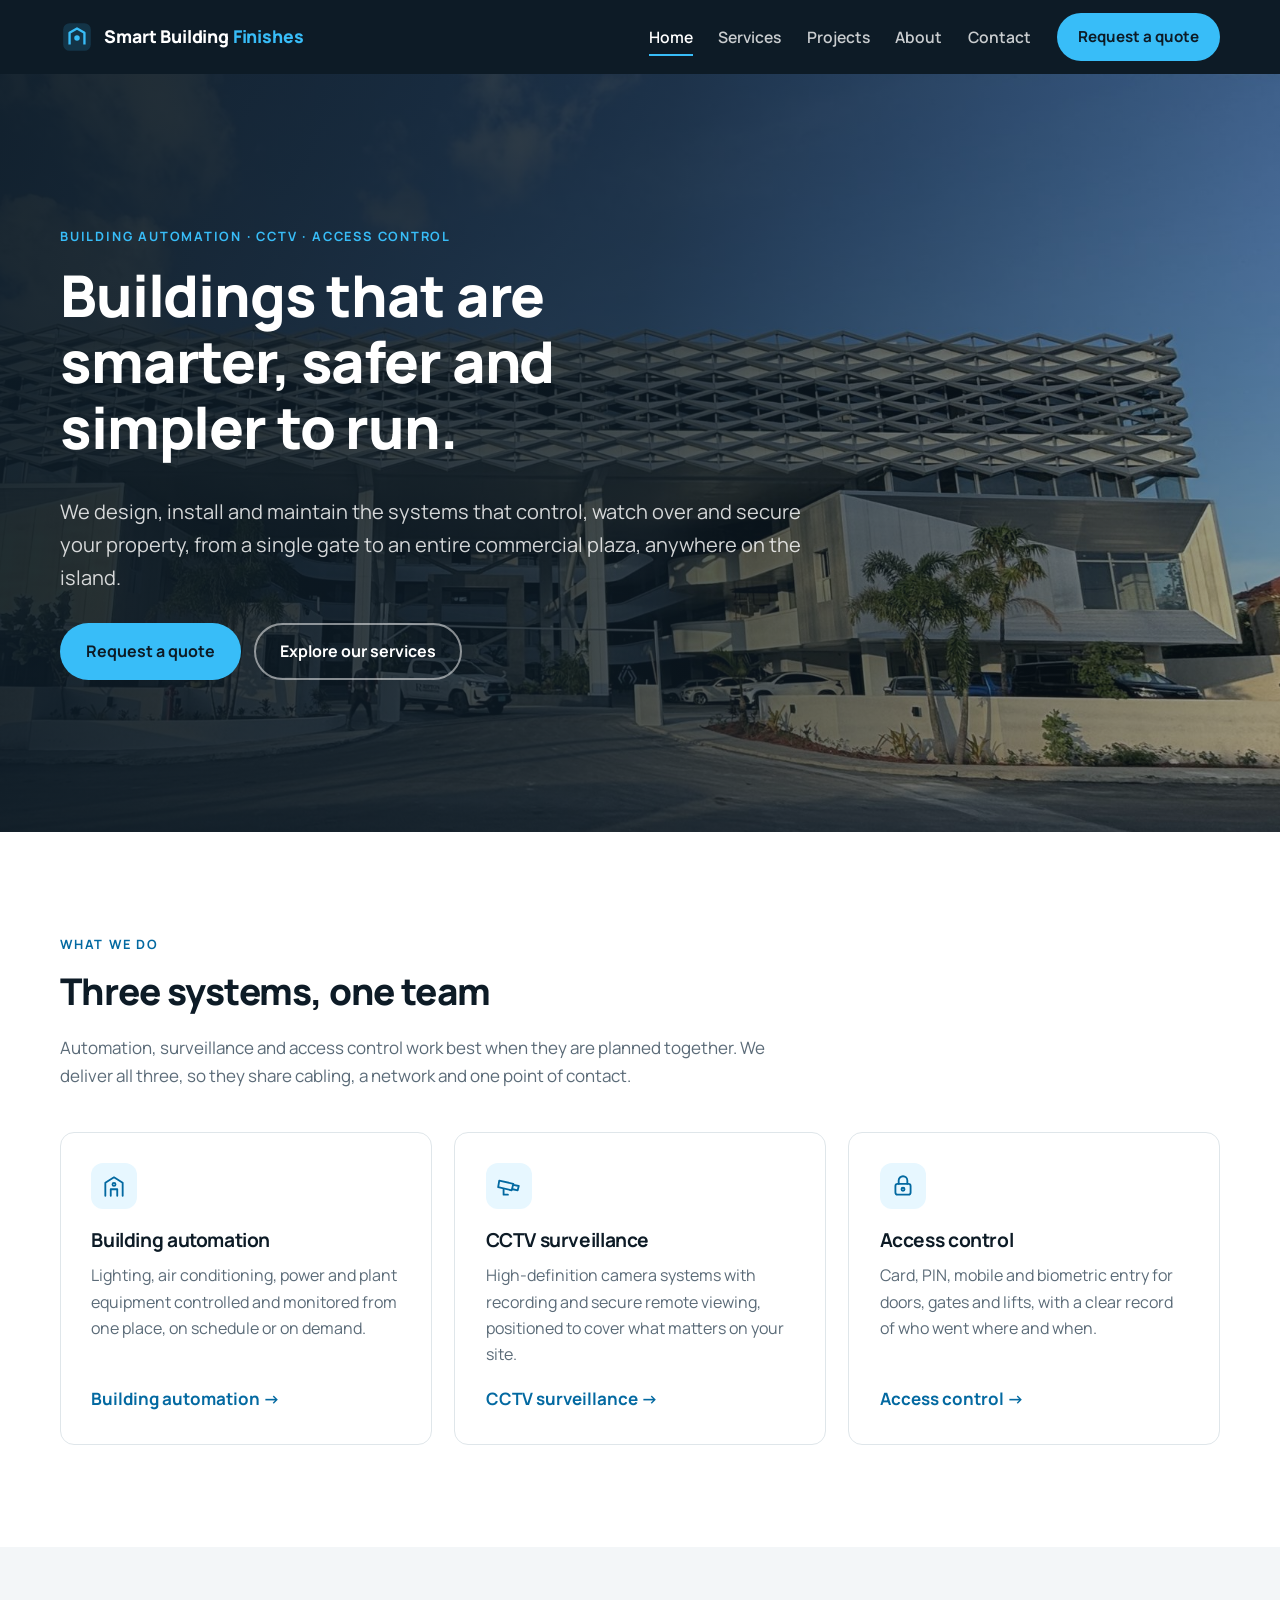
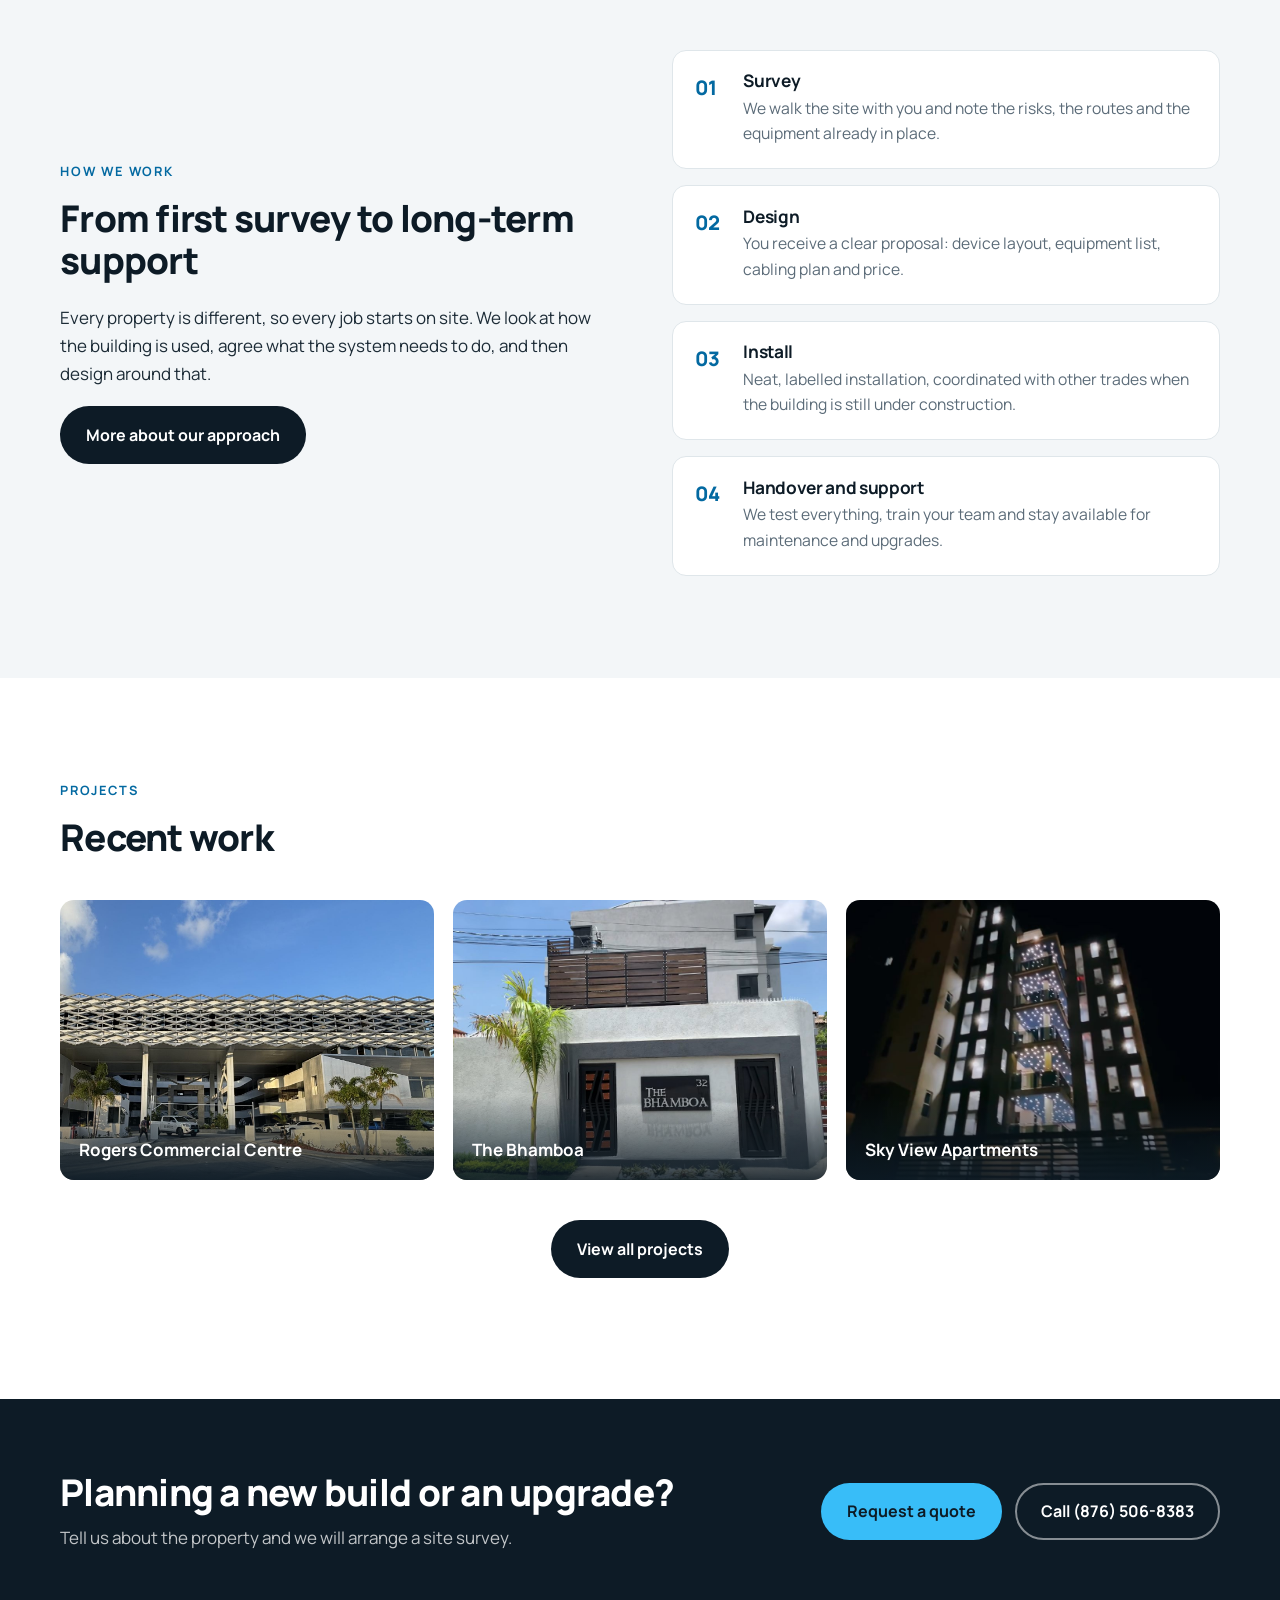
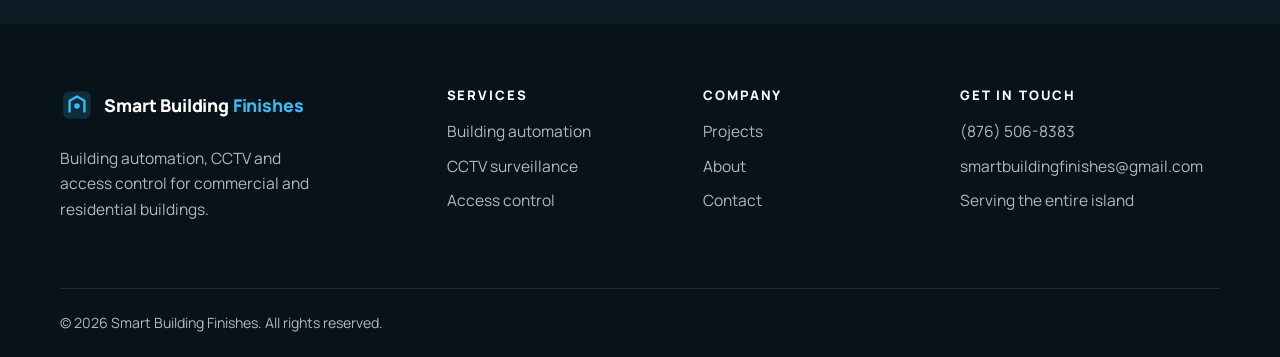
<file: index.html>
<!doctype html>
<html lang="en">
<head>
  <script async src="https://www.googletagmanager.com/gtag/js?id=AW-18497094392"></script>
  <script>
    window.dataLayer = window.dataLayer || [];
    function gtag(){dataLayer.push(arguments);}
    gtag('js', new Date());
    gtag('config', 'AW-18497094392');
    window.conversionLabels = {"call": "AW-18497094392/YR_9CMHev5QdEPiFjfRE", "whatsapp": "AW-18497094392/YR_9CMHev5QdEPiFjfRE", "form": "AW-18497094392/YR_9CMHev5QdEPiFjfRE"};
  </script>
  <meta charset="utf-8">
  <meta name="viewport" content="width=device-width, initial-scale=1">
  <title>Smart Building Finishes | Building automation, CCTV and access control</title>
  <meta name="description" content="Smart Building Finishes designs, installs and maintains building automation, CCTV and access control systems for commercial and residential properties.">
  <meta property="og:title" content="Smart Building Finishes | Building automation, CCTV and access control">
  <meta property="og:description" content="Smart Building Finishes designs, installs and maintains building automation, CCTV and access control systems for commercial and residential properties.">
  <meta property="og:image" content="assets/img/project-commercial-complex.jpg">
  <meta name="theme-color" content="#0d1b26">
  <link rel="icon" href="assets/img/favicon.svg" type="image/svg+xml">
  <link rel="preconnect" href="https://fonts.googleapis.com">
  <link rel="preconnect" href="https://fonts.gstatic.com" crossorigin>
  <link href="https://fonts.googleapis.com/css2?family=Manrope:wght@400;500;600;700;800&display=swap" rel="stylesheet">
  <link rel="stylesheet" href="css/style.css">
</head>
<body>
  <a class="skip-link" href="#main">Skip to content</a>
  <header class="site-header">
    <div class="container header-inner">
      <a class="brand" href="index.html"><svg class="brand-mark" viewBox="0 0 32 32" aria-hidden="true"><rect x="3" y="3" width="26" height="26" rx="6" fill="currentColor" opacity=".16"/><path d="M9 23V12l7-4 7 4v11" fill="none" stroke="currentColor" stroke-width="2.2" stroke-linejoin="round"/><circle cx="16" cy="17" r="2.6" fill="currentColor"/></svg><span class="brand-name">Smart Building <b>Finishes</b></span></a>
      <button class="nav-toggle" aria-expanded="false" aria-controls="site-nav" aria-label="Menu">
        <span></span><span></span><span></span>
      </button>
      <nav id="site-nav" class="site-nav" aria-label="Main">
        <ul>
        <li><a href="index.html" aria-current="page">Home</a></li>
        <li><a href="services.html">Services</a></li>
        <li><a href="projects.html">Projects</a></li>
        <li><a href="about.html">About</a></li>
        <li><a href="contact.html">Contact</a></li>
        </ul>
        <a class="btn btn-accent nav-cta" href="contact.html">Request a quote</a>
      </nav>
    </div>
  </header>

  <main id="main">
    <section class="hero">
      <img class="hero-bg" src="assets/img/project-commercial-complex.jpg" alt="" fetchpriority="high">
      <div class="container hero-inner">
        <p class="eyebrow">Building automation &middot; CCTV &middot; Access control</p>
        <h1>Buildings that are smarter, safer and simpler to run.</h1>
        <p class="lead">We design, install and maintain the systems that control, watch over and secure your property, from a single gate to an entire commercial plaza, anywhere on the island.</p>
        <div class="actions">
          <a class="btn btn-accent" href="contact.html">Request a quote</a>
          <a class="btn btn-ghost" href="services.html">Explore our services</a>
        </div>
      </div>
    </section>

    <section class="section">
      <div class="container">
        <div class="section-head">
          <p class="eyebrow">What we do</p>
          <h2>Three systems, one team</h2>
          <p>Automation, surveillance and access control work best when they are planned together. We deliver all three, so they share cabling, a network and one point of contact.</p>
        </div>
        <div class="cards">
          <article class="card">
            <svg class="icon" viewBox="0 0 24 24" aria-hidden="true"><path d="M4 21V9l8-5 8 5v12"/><path d="M9 21v-6h6v6"/><circle cx="12" cy="10.5" r="1.4"/></svg>
            <h3>Building automation</h3>
            <p>Lighting, air conditioning, power and plant equipment controlled and monitored from one place, on schedule or on demand.</p>
            <a class="more" href="services.html#automation">Building automation</a>
          </article>
          <article class="card">
            <svg class="icon" viewBox="0 0 24 24" aria-hidden="true"><path d="M3 7l13 3-1.5 6L2 13z"/><path d="M16 11l5 1-1 4-4.5-1"/><path d="M7 15v5h4"/></svg>
            <h3>CCTV surveillance</h3>
            <p>High-definition camera systems with recording and secure remote viewing, positioned to cover what matters on your site.</p>
            <a class="more" href="services.html#cctv">CCTV surveillance</a>
          </article>
          <article class="card">
            <svg class="icon" viewBox="0 0 24 24" aria-hidden="true"><rect x="5" y="10" width="14" height="10" rx="2"/><path d="M8 10V7a4 4 0 0 1 8 0v3"/><circle cx="12" cy="15" r="1.4"/></svg>
            <h3>Access control</h3>
            <p>Card, PIN, mobile and biometric entry for doors, gates and lifts, with a clear record of who went where and when.</p>
            <a class="more" href="services.html#access">Access control</a>
          </article>
        </div>
      </div>
    </section>

    <section class="section section-tint">
      <div class="container split">
        <div>
          <p class="eyebrow">How we work</p>
          <h2>From first survey to long-term support</h2>
          <p>Every property is different, so every job starts on site. We look at how the building is used, agree what the system needs to do, and then design around that.</p>
          <a class="btn btn-dark" href="about.html">More about our approach</a>
        </div>
        <ol class="steps">
          <li><h3>Survey</h3><p>We walk the site with you and note the risks, the routes and the equipment already in place.</p></li>
          <li><h3>Design</h3><p>You receive a clear proposal: device layout, equipment list, cabling plan and price.</p></li>
          <li><h3>Install</h3><p>Neat, labelled installation, coordinated with other trades when the building is still under construction.</p></li>
          <li><h3>Handover and support</h3><p>We test everything, train your team and stay available for maintenance and upgrades.</p></li>
        </ol>
      </div>
    </section>

    <section class="section">
      <div class="container">
        <div class="section-head">
          <p class="eyebrow">Projects</p>
          <h2>Recent work</h2>
        </div>
        <div class="gallery gallery-home">
          <a class="tile" href="projects.html">
            <img src="assets/img/project-commercial-complex.jpg" alt="Rogers Commercial Centre" loading="lazy">
            <span>Rogers Commercial Centre</span>
          </a>
          <a class="tile" href="projects.html">
            <img src="assets/img/project-bhamboa.jpg" alt="Gated entrance of The Bhamboa" loading="lazy">
            <span>The Bhamboa</span>
          </a>
          <a class="tile" href="projects.html">
            <img src="assets/img/project-residential-tower.jpg" alt="Sky View Apartments at night" loading="lazy">
            <span>Sky View Apartments</span>
          </a>
        </div>
        <p class="center"><a class="btn btn-dark" href="projects.html">View all projects</a></p>
      </div>
    </section>

    <section class="cta">
      <div class="container cta-inner">
        <div>
          <h2>Planning a new build or an upgrade?</h2>
          <p>Tell us about the property and we will arrange a site survey.</p>
        </div>
        <div class="actions">
          <a class="btn btn-accent" href="contact.html">Request a quote</a>
          <a class="btn btn-ghost" href="tel:+18765068383">Call (876) 506-8383</a>
        </div>
      </div>
    </section>

  </main>

  <footer class="site-footer">
    <div class="container footer-grid">
      <div>
        <a class="brand" href="index.html"><svg class="brand-mark" viewBox="0 0 32 32" aria-hidden="true"><rect x="3" y="3" width="26" height="26" rx="6" fill="currentColor" opacity=".16"/><path d="M9 23V12l7-4 7 4v11" fill="none" stroke="currentColor" stroke-width="2.2" stroke-linejoin="round"/><circle cx="16" cy="17" r="2.6" fill="currentColor"/></svg><span class="brand-name">Smart Building <b>Finishes</b></span></a>
        <p class="footer-note">Building automation, CCTV and access control for commercial and residential buildings.</p>
      </div>
      <div>
        <h2>Services</h2>
        <ul>
          <li><a href="services.html#automation">Building automation</a></li>
          <li><a href="services.html#cctv">CCTV surveillance</a></li>
          <li><a href="services.html#access">Access control</a></li>
        </ul>
      </div>
      <div>
        <h2>Company</h2>
        <ul>
          <li><a href="projects.html">Projects</a></li>
          <li><a href="about.html">About</a></li>
          <li><a href="contact.html">Contact</a></li>
        </ul>
      </div>
      <div>
        <h2>Get in touch</h2>
        <ul>
          <li><a href="tel:+18765068383">(876) 506-8383</a></li>
          <li><a href="mailto:smartbuildingfinishes@gmail.com">smartbuildingfinishes@gmail.com</a></li>
          <li>Serving the entire island</li>
          
        </ul>
      </div>
    </div>
    <div class="container footer-bottom">
      <p>&copy; 2026 Smart Building Finishes. All rights reserved.</p>
    </div>
  </footer>
  <script src="js/main.js" defer></script>
</body>
</html>
</file>
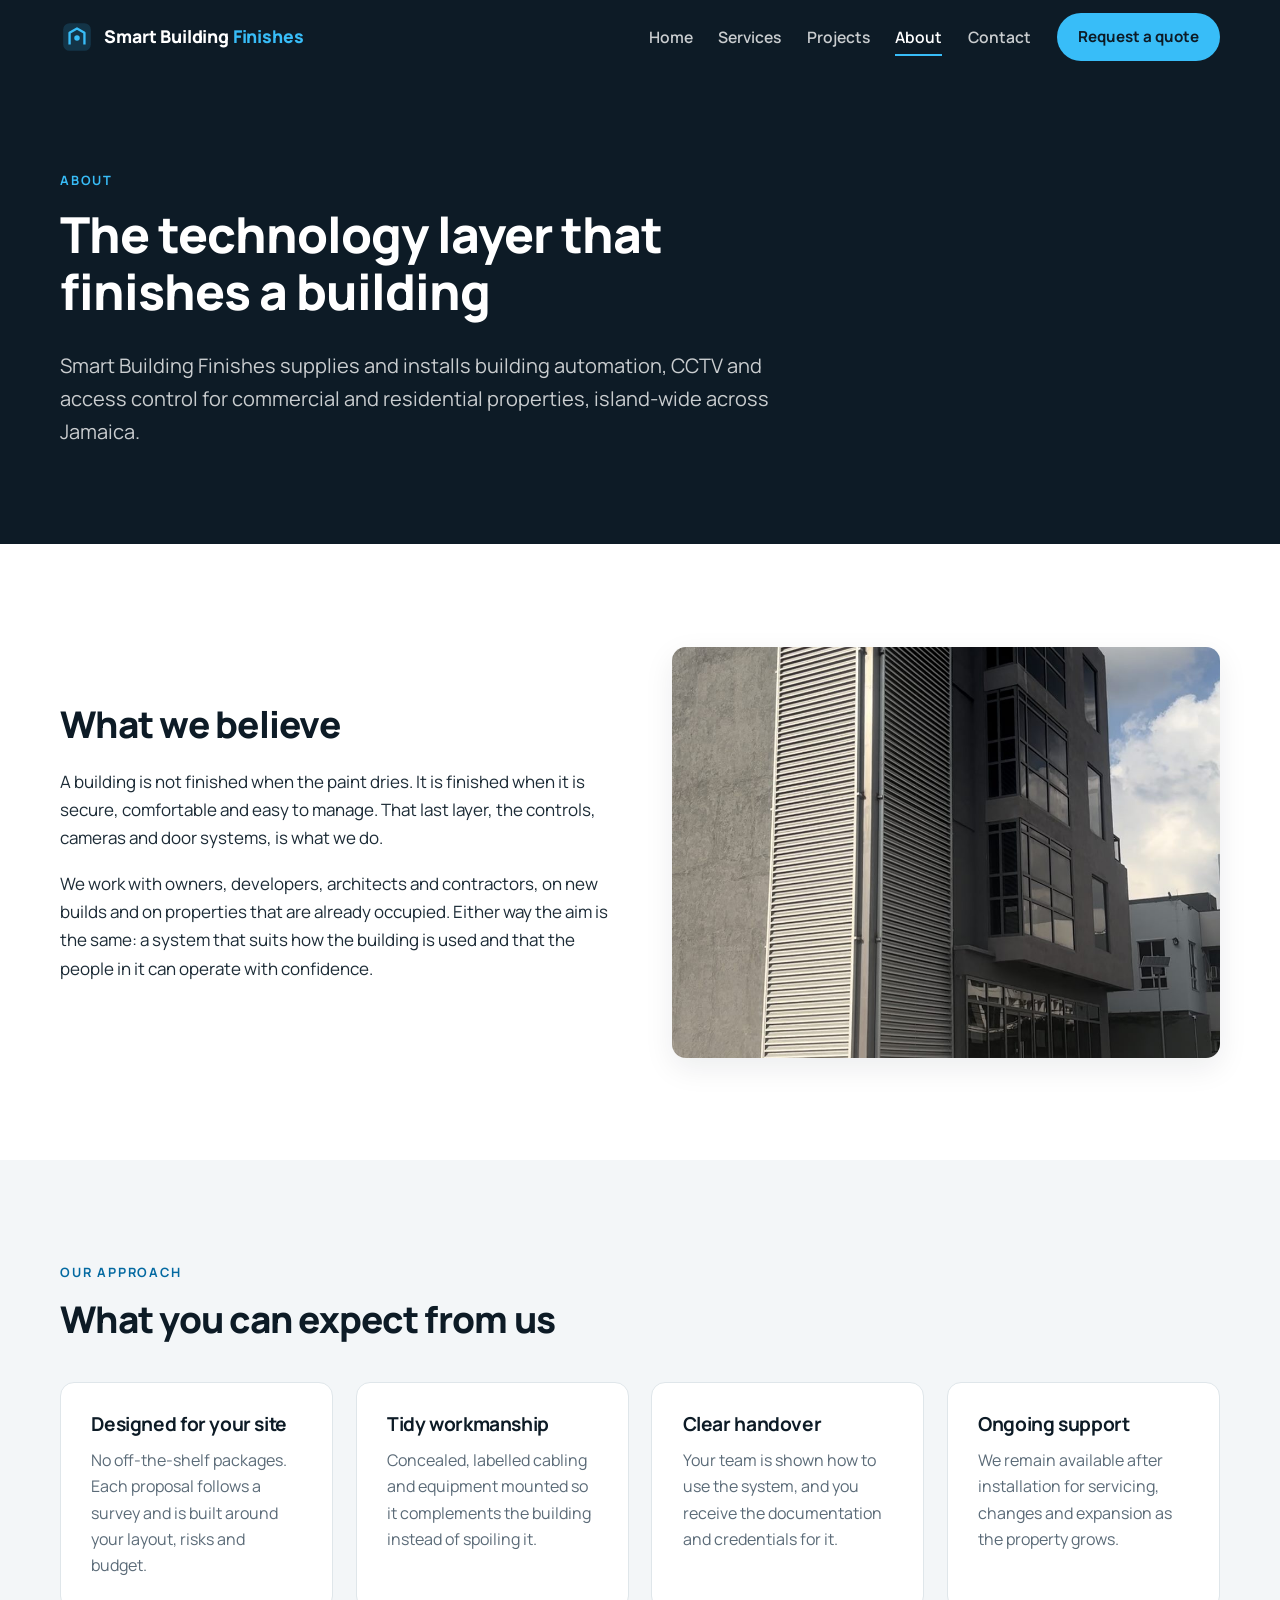
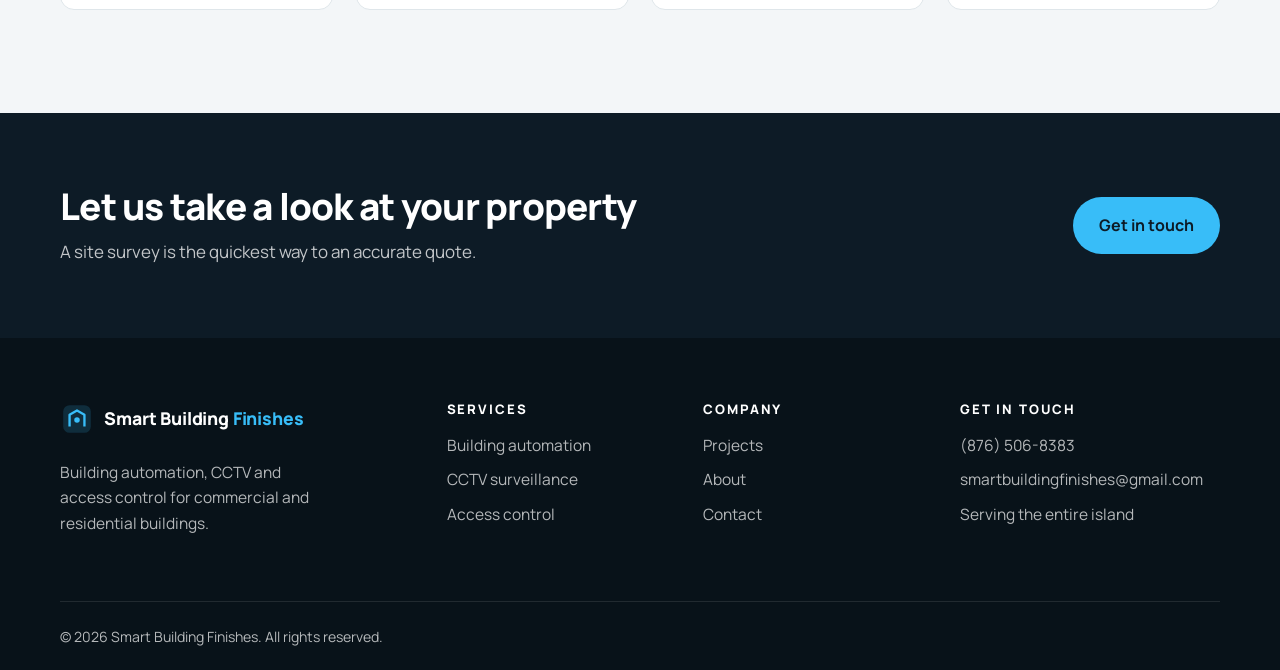
<file: about.html>
<!doctype html>
<html lang="en">
<head>
  <script async src="https://www.googletagmanager.com/gtag/js?id=AW-18497094392"></script>
  <script>
    window.dataLayer = window.dataLayer || [];
    function gtag(){dataLayer.push(arguments);}
    gtag('js', new Date());
    gtag('config', 'AW-18497094392');
    window.conversionLabels = {"call": "AW-18497094392/YR_9CMHev5QdEPiFjfRE", "whatsapp": "AW-18497094392/YR_9CMHev5QdEPiFjfRE", "form": "AW-18497094392/YR_9CMHev5QdEPiFjfRE"};
  </script>
  <meta charset="utf-8">
  <meta name="viewport" content="width=device-width, initial-scale=1">
  <title>About | Smart Building Finishes</title>
  <meta name="description" content="How Smart Building Finishes approaches building automation and security projects.">
  <meta property="og:title" content="About | Smart Building Finishes">
  <meta property="og:description" content="How Smart Building Finishes approaches building automation and security projects.">
  <meta property="og:image" content="assets/img/project-commercial-complex.jpg">
  <meta name="theme-color" content="#0d1b26">
  <link rel="icon" href="assets/img/favicon.svg" type="image/svg+xml">
  <link rel="preconnect" href="https://fonts.googleapis.com">
  <link rel="preconnect" href="https://fonts.gstatic.com" crossorigin>
  <link href="https://fonts.googleapis.com/css2?family=Manrope:wght@400;500;600;700;800&display=swap" rel="stylesheet">
  <link rel="stylesheet" href="css/style.css">
</head>
<body>
  <a class="skip-link" href="#main">Skip to content</a>
  <header class="site-header">
    <div class="container header-inner">
      <a class="brand" href="index.html"><svg class="brand-mark" viewBox="0 0 32 32" aria-hidden="true"><rect x="3" y="3" width="26" height="26" rx="6" fill="currentColor" opacity=".16"/><path d="M9 23V12l7-4 7 4v11" fill="none" stroke="currentColor" stroke-width="2.2" stroke-linejoin="round"/><circle cx="16" cy="17" r="2.6" fill="currentColor"/></svg><span class="brand-name">Smart Building <b>Finishes</b></span></a>
      <button class="nav-toggle" aria-expanded="false" aria-controls="site-nav" aria-label="Menu">
        <span></span><span></span><span></span>
      </button>
      <nav id="site-nav" class="site-nav" aria-label="Main">
        <ul>
        <li><a href="index.html">Home</a></li>
        <li><a href="services.html">Services</a></li>
        <li><a href="projects.html">Projects</a></li>
        <li><a href="about.html" aria-current="page">About</a></li>
        <li><a href="contact.html">Contact</a></li>
        </ul>
        <a class="btn btn-accent nav-cta" href="contact.html">Request a quote</a>
      </nav>
    </div>
  </header>

  <main id="main">
    <section class="page-head">
      <div class="container">
        <p class="eyebrow">About</p>
        <h1>The technology layer that finishes a building</h1>
        <p class="lead">Smart Building Finishes supplies and installs building automation, CCTV and access control for commercial and residential properties, island-wide across Jamaica.</p>
      </div>
    </section>

    <section class="section">
      <div class="container split">
        <div>
          <h2>What we believe</h2>
          <p>A building is not finished when the paint dries. It is finished when it is secure, comfortable and easy to manage. That last layer, the controls, cameras and door systems, is what we do.</p>
          <p>We work with owners, developers, architects and contractors, on new builds and on properties that are already occupied. Either way the aim is the same: a system that suits how the building is used and that the people in it can operate with confidence.</p>
        </div>
        <img class="figure" src="assets/img/project-office-block.jpg" alt="Office building on Holborn Road" loading="lazy">
      </div>
    </section>

    <section class="section section-tint">
      <div class="container">
        <div class="section-head">
          <p class="eyebrow">Our approach</p>
          <h2>What you can expect from us</h2>
        </div>
        <div class="cards">
          <article class="card">
            <h3>Designed for your site</h3>
            <p>No off-the-shelf packages. Each proposal follows a survey and is built around your layout, risks and budget.</p>
          </article>
          <article class="card">
            <h3>Tidy workmanship</h3>
            <p>Concealed, labelled cabling and equipment mounted so it complements the building instead of spoiling it.</p>
          </article>
          <article class="card">
            <h3>Clear handover</h3>
            <p>Your team is shown how to use the system, and you receive the documentation and credentials for it.</p>
          </article>
          <article class="card">
            <h3>Ongoing support</h3>
            <p>We remain available after installation for servicing, changes and expansion as the property grows.</p>
          </article>
        </div>
      </div>
    </section>

    <section class="cta">
      <div class="container cta-inner">
        <div>
          <h2>Let us take a look at your property</h2>
          <p>A site survey is the quickest way to an accurate quote.</p>
        </div>
        <div class="actions">
          <a class="btn btn-accent" href="contact.html">Get in touch</a>
        </div>
      </div>
    </section>

  </main>

  <footer class="site-footer">
    <div class="container footer-grid">
      <div>
        <a class="brand" href="index.html"><svg class="brand-mark" viewBox="0 0 32 32" aria-hidden="true"><rect x="3" y="3" width="26" height="26" rx="6" fill="currentColor" opacity=".16"/><path d="M9 23V12l7-4 7 4v11" fill="none" stroke="currentColor" stroke-width="2.2" stroke-linejoin="round"/><circle cx="16" cy="17" r="2.6" fill="currentColor"/></svg><span class="brand-name">Smart Building <b>Finishes</b></span></a>
        <p class="footer-note">Building automation, CCTV and access control for commercial and residential buildings.</p>
      </div>
      <div>
        <h2>Services</h2>
        <ul>
          <li><a href="services.html#automation">Building automation</a></li>
          <li><a href="services.html#cctv">CCTV surveillance</a></li>
          <li><a href="services.html#access">Access control</a></li>
        </ul>
      </div>
      <div>
        <h2>Company</h2>
        <ul>
          <li><a href="projects.html">Projects</a></li>
          <li><a href="about.html">About</a></li>
          <li><a href="contact.html">Contact</a></li>
        </ul>
      </div>
      <div>
        <h2>Get in touch</h2>
        <ul>
          <li><a href="tel:+18765068383">(876) 506-8383</a></li>
          <li><a href="mailto:smartbuildingfinishes@gmail.com">smartbuildingfinishes@gmail.com</a></li>
          <li>Serving the entire island</li>
          
        </ul>
      </div>
    </div>
    <div class="container footer-bottom">
      <p>&copy; 2026 Smart Building Finishes. All rights reserved.</p>
    </div>
  </footer>
  <script src="js/main.js" defer></script>
</body>
</html>
</file>
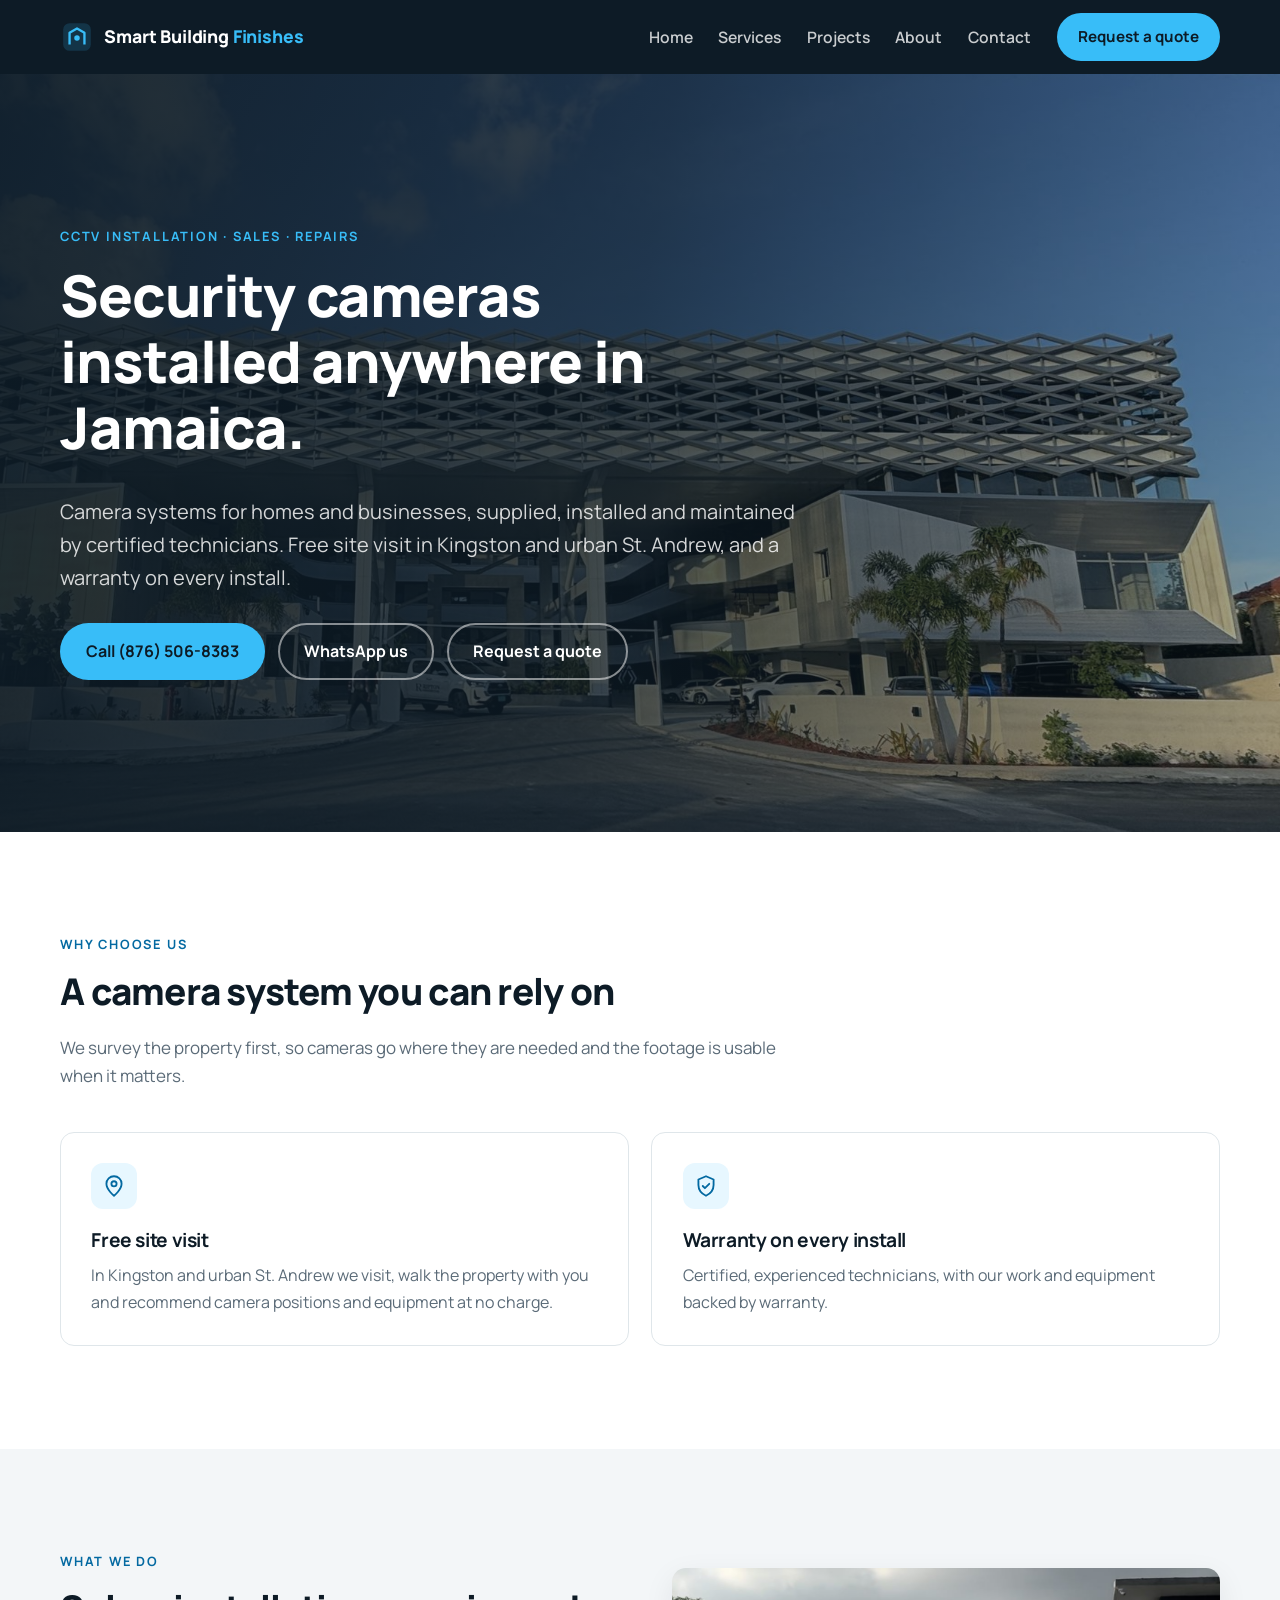
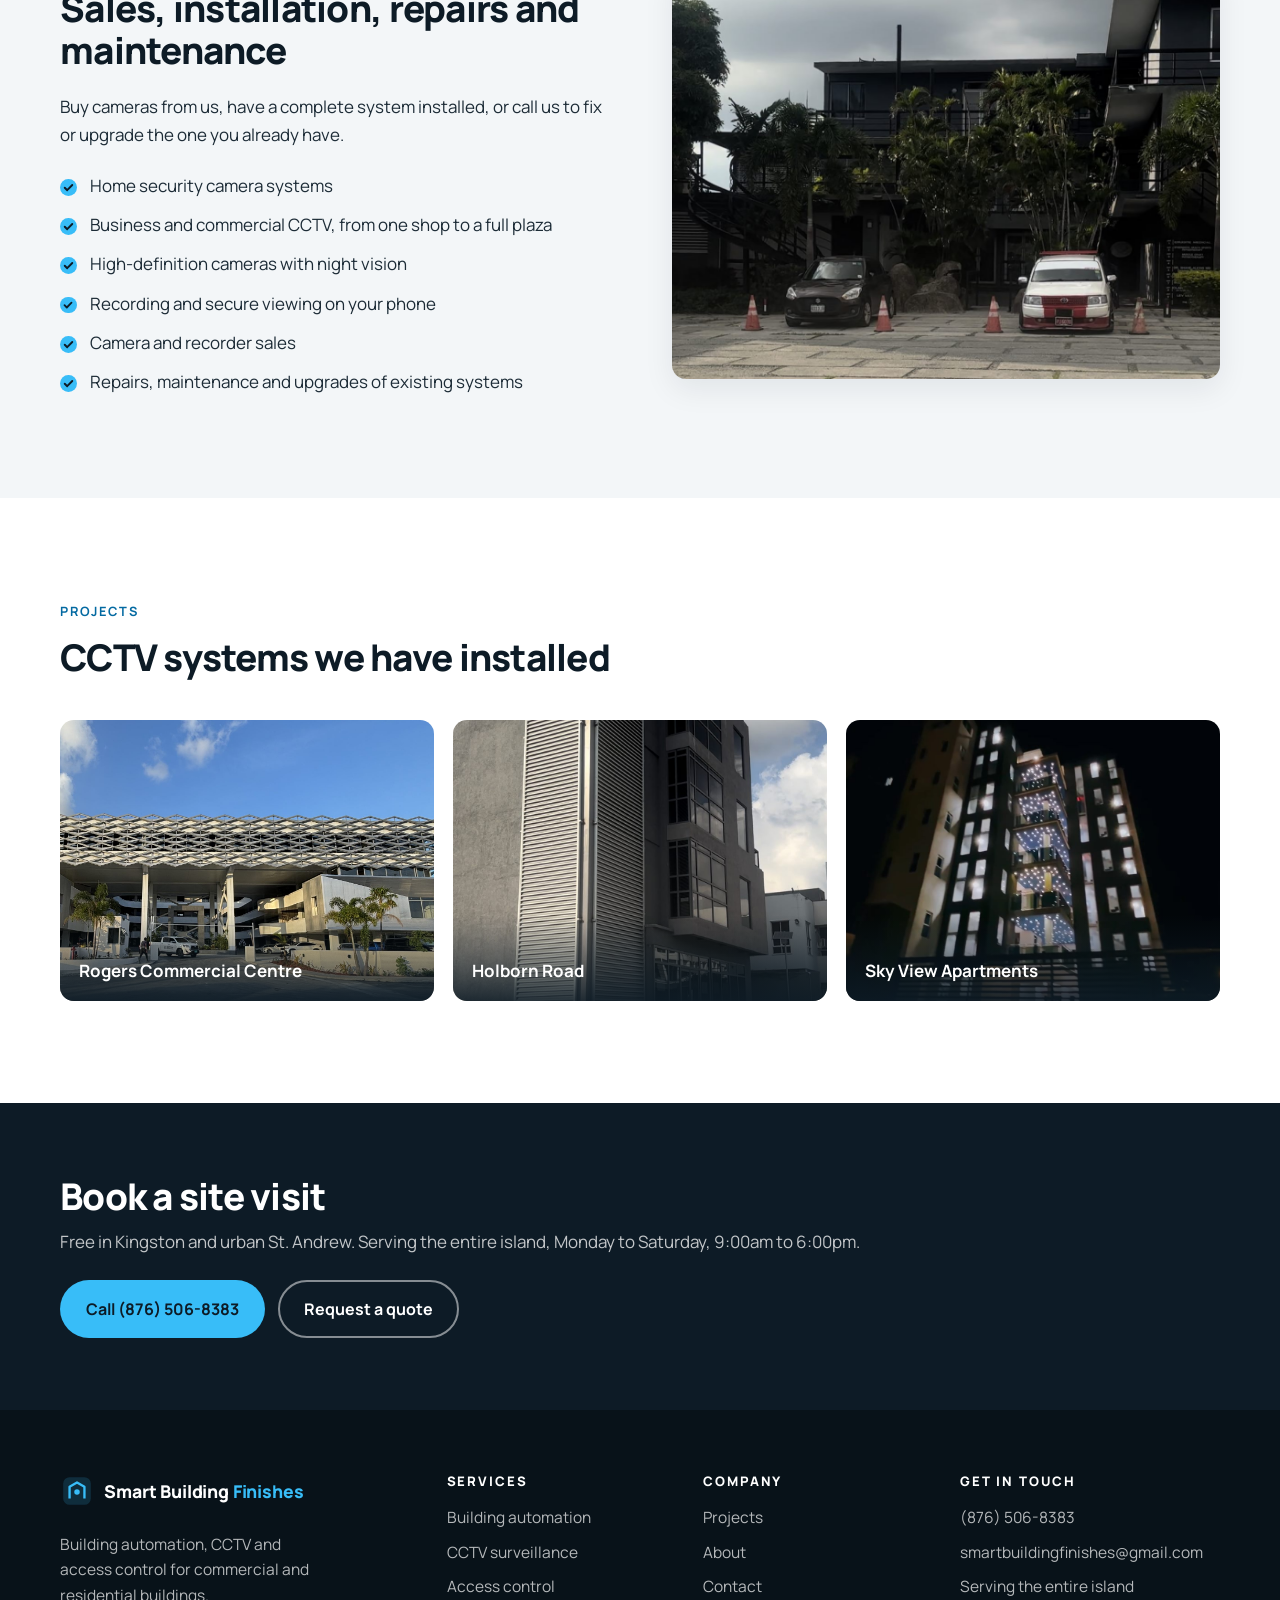
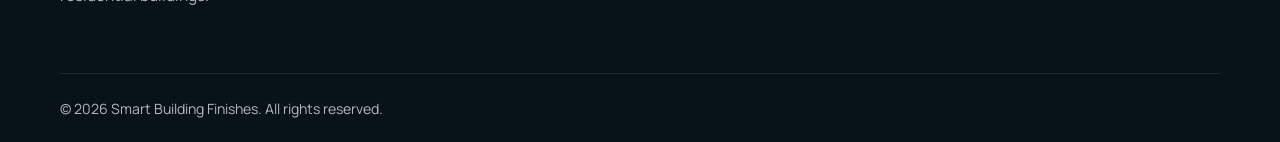
<file: cctv.html>
<!doctype html>
<html lang="en">
<head>
  <script async src="https://www.googletagmanager.com/gtag/js?id=AW-18497094392"></script>
  <script>
    window.dataLayer = window.dataLayer || [];
    function gtag(){dataLayer.push(arguments);}
    gtag('js', new Date());
    gtag('config', 'AW-18497094392');
    window.conversionLabels = {"call": "AW-18497094392/YR_9CMHev5QdEPiFjfRE", "whatsapp": "AW-18497094392/YR_9CMHev5QdEPiFjfRE", "form": "AW-18497094392/YR_9CMHev5QdEPiFjfRE"};
  </script>
  <meta charset="utf-8">
  <meta name="viewport" content="width=device-width, initial-scale=1">
  <title>CCTV Installation Jamaica | Smart Building Finishes</title>
  <meta name="description" content="Security camera sales, installation, repairs and maintenance for homes and businesses across Jamaica. Free site visit in Kingston and urban St. Andrew and warranty on every install.">
  <meta property="og:title" content="CCTV Installation Jamaica | Smart Building Finishes">
  <meta property="og:description" content="Security camera sales, installation, repairs and maintenance for homes and businesses across Jamaica. Free site visit in Kingston and urban St. Andrew and warranty on every install.">
  <meta property="og:image" content="assets/img/project-commercial-complex.jpg">
  <meta name="theme-color" content="#0d1b26">
  <link rel="icon" href="assets/img/favicon.svg" type="image/svg+xml">
  <link rel="preconnect" href="https://fonts.googleapis.com">
  <link rel="preconnect" href="https://fonts.gstatic.com" crossorigin>
  <link href="https://fonts.googleapis.com/css2?family=Manrope:wght@400;500;600;700;800&display=swap" rel="stylesheet">
  <link rel="stylesheet" href="css/style.css">
</head>
<body>
  <a class="skip-link" href="#main">Skip to content</a>
  <header class="site-header">
    <div class="container header-inner">
      <a class="brand" href="index.html"><svg class="brand-mark" viewBox="0 0 32 32" aria-hidden="true"><rect x="3" y="3" width="26" height="26" rx="6" fill="currentColor" opacity=".16"/><path d="M9 23V12l7-4 7 4v11" fill="none" stroke="currentColor" stroke-width="2.2" stroke-linejoin="round"/><circle cx="16" cy="17" r="2.6" fill="currentColor"/></svg><span class="brand-name">Smart Building <b>Finishes</b></span></a>
      <button class="nav-toggle" aria-expanded="false" aria-controls="site-nav" aria-label="Menu">
        <span></span><span></span><span></span>
      </button>
      <nav id="site-nav" class="site-nav" aria-label="Main">
        <ul>
        <li><a href="index.html">Home</a></li>
        <li><a href="services.html">Services</a></li>
        <li><a href="projects.html">Projects</a></li>
        <li><a href="about.html">About</a></li>
        <li><a href="contact.html">Contact</a></li>
        </ul>
        <a class="btn btn-accent nav-cta" href="contact.html">Request a quote</a>
      </nav>
    </div>
  </header>

  <main id="main">
    <section class="hero">
      <img class="hero-bg" src="assets/img/project-commercial-complex.jpg" alt="" fetchpriority="high">
      <div class="container hero-inner">
        <p class="eyebrow">CCTV installation &middot; Sales &middot; Repairs</p>
        <h1>Security cameras installed anywhere in Jamaica.</h1>
        <p class="lead">Camera systems for homes and businesses, supplied, installed and maintained by certified technicians. Free site visit in Kingston and urban St. Andrew, and a warranty on every install.</p>
        <div class="actions">
          <a class="btn btn-accent" href="tel:+18765068383">Call (876) 506-8383</a>
          <a class="btn btn-ghost" href="https://wa.me/18765068383">WhatsApp us</a>
          <a class="btn btn-ghost" href="contact.html">Request a quote</a>
        </div>
      </div>
    </section>

    <section class="section">
      <div class="container">
        <div class="section-head">
          <p class="eyebrow">Why choose us</p>
          <h2>A camera system you can rely on</h2>
          <p>We survey the property first, so cameras go where they are needed and the footage is usable when it matters.</p>
        </div>
        <div class="cards">
          <article class="card">
            <svg class="icon" viewBox="0 0 24 24" aria-hidden="true"><path d="M12 21s7-5.5 7-11a7 7 0 0 0-14 0c0 5.5 7 11 7 11z"/><circle cx="12" cy="10" r="2.4"/></svg>
            <h3>Free site visit</h3>
            <p>In Kingston and urban St. Andrew we visit, walk the property with you and recommend camera positions and equipment at no charge.</p>
          </article>
          <article class="card">
            <svg class="icon" viewBox="0 0 24 24" aria-hidden="true"><path d="M12 3l7 3v5c0 4.5-3 8-7 10-4-2-7-5.5-7-10V6z"/><path d="M9 12l2 2 4-4"/></svg>
            <h3>Warranty on every install</h3>
            <p>Certified, experienced technicians, with our work and equipment backed by warranty.</p>
          </article>
        </div>
      </div>
    </section>

    <section class="section section-tint">
      <div class="container split">
        <div>
          <p class="eyebrow">What we do</p>
          <h2>Sales, installation, repairs and maintenance</h2>
          <p>Buy cameras from us, have a complete system installed, or call us to fix or upgrade the one you already have.</p>
          <ul class="checks">
            <li>Home security camera systems</li>
            <li>Business and commercial CCTV, from one shop to a full plaza</li>
            <li>High-definition cameras with night vision</li>
            <li>Recording and secure viewing on your phone</li>
            <li>Camera and recorder sales</li>
            <li>Repairs, maintenance and upgrades of existing systems</li>
          </ul>
        </div>
        <img class="figure" src="assets/img/project-courtyard-offices.jpg" alt="Courtyard and car park at Holborn Road, where we installed the CCTV system" loading="lazy">
      </div>
    </section>

    <section class="section">
      <div class="container">
        <div class="section-head">
          <p class="eyebrow">Projects</p>
          <h2>CCTV systems we have installed</h2>
        </div>
        <div class="gallery gallery-home">
          <a class="tile" href="projects.html">
            <img src="assets/img/project-commercial-complex.jpg" alt="Rogers Commercial Centre" loading="lazy">
            <span>Rogers Commercial Centre</span>
          </a>
          <a class="tile" href="projects.html">
            <img src="assets/img/project-office-block.jpg" alt="Office building on Holborn Road" loading="lazy">
            <span>Holborn Road</span>
          </a>
          <a class="tile" href="projects.html">
            <img src="assets/img/project-residential-tower.jpg" alt="Sky View Apartments at night" loading="lazy">
            <span>Sky View Apartments</span>
          </a>
        </div>
      </div>
    </section>

    <section class="cta">
      <div class="container cta-inner">
        <div>
          <h2>Book a site visit</h2>
          <p>Free in Kingston and urban St. Andrew. Serving the entire island, Monday to Saturday, 9:00am to 6:00pm.</p>
        </div>
        <div class="actions">
          <a class="btn btn-accent" href="tel:+18765068383">Call (876) 506-8383</a>
          <a class="btn btn-ghost" href="contact.html">Request a quote</a>
        </div>
      </div>
    </section>

  </main>

  <footer class="site-footer">
    <div class="container footer-grid">
      <div>
        <a class="brand" href="index.html"><svg class="brand-mark" viewBox="0 0 32 32" aria-hidden="true"><rect x="3" y="3" width="26" height="26" rx="6" fill="currentColor" opacity=".16"/><path d="M9 23V12l7-4 7 4v11" fill="none" stroke="currentColor" stroke-width="2.2" stroke-linejoin="round"/><circle cx="16" cy="17" r="2.6" fill="currentColor"/></svg><span class="brand-name">Smart Building <b>Finishes</b></span></a>
        <p class="footer-note">Building automation, CCTV and access control for commercial and residential buildings.</p>
      </div>
      <div>
        <h2>Services</h2>
        <ul>
          <li><a href="services.html#automation">Building automation</a></li>
          <li><a href="services.html#cctv">CCTV surveillance</a></li>
          <li><a href="services.html#access">Access control</a></li>
        </ul>
      </div>
      <div>
        <h2>Company</h2>
        <ul>
          <li><a href="projects.html">Projects</a></li>
          <li><a href="about.html">About</a></li>
          <li><a href="contact.html">Contact</a></li>
        </ul>
      </div>
      <div>
        <h2>Get in touch</h2>
        <ul>
          <li><a href="tel:+18765068383">(876) 506-8383</a></li>
          <li><a href="mailto:smartbuildingfinishes@gmail.com">smartbuildingfinishes@gmail.com</a></li>
          <li>Serving the entire island</li>
          
        </ul>
      </div>
    </div>
    <div class="container footer-bottom">
      <p>&copy; 2026 Smart Building Finishes. All rights reserved.</p>
    </div>
  </footer>
  <script src="js/main.js" defer></script>
</body>
</html>
</file>
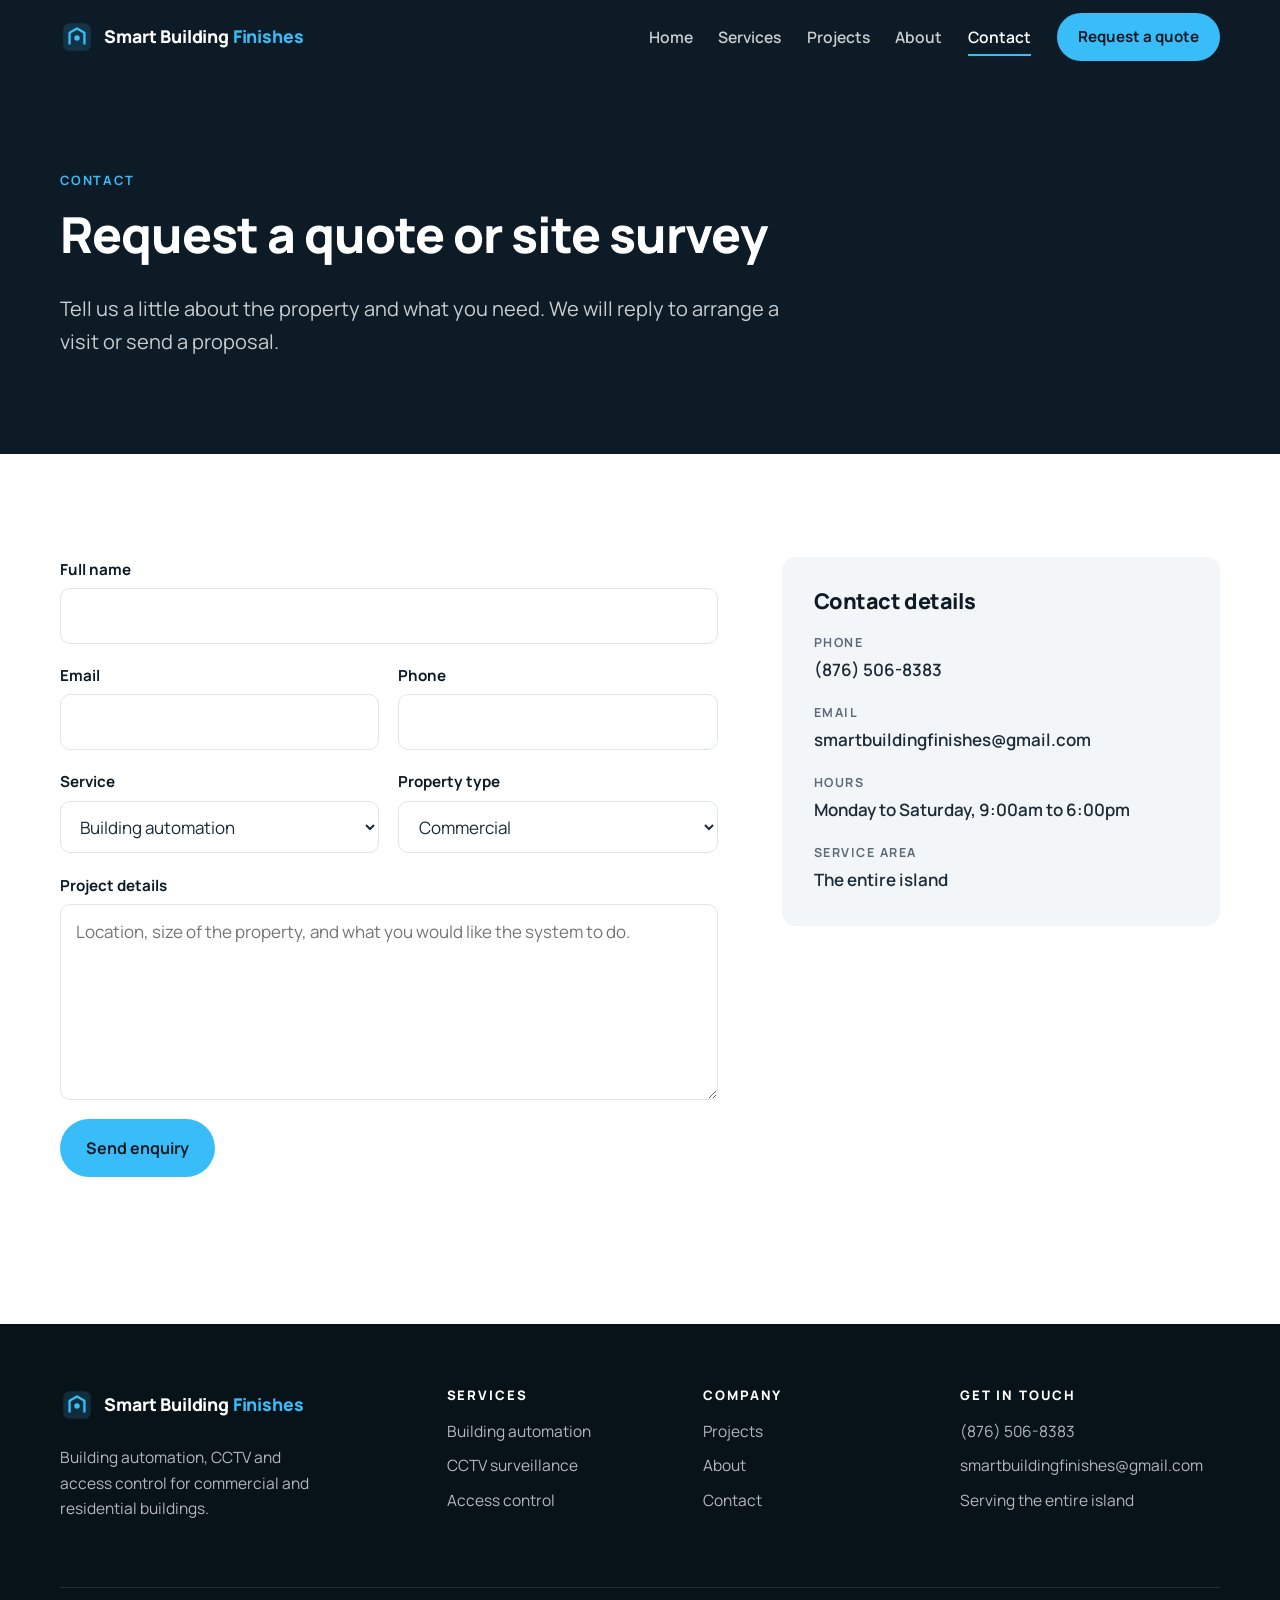
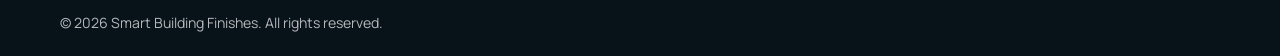
<file: contact.html>
<!doctype html>
<html lang="en">
<head>
  <script async src="https://www.googletagmanager.com/gtag/js?id=AW-18497094392"></script>
  <script>
    window.dataLayer = window.dataLayer || [];
    function gtag(){dataLayer.push(arguments);}
    gtag('js', new Date());
    gtag('config', 'AW-18497094392');
    window.conversionLabels = {"call": "AW-18497094392/YR_9CMHev5QdEPiFjfRE", "whatsapp": "AW-18497094392/YR_9CMHev5QdEPiFjfRE", "form": "AW-18497094392/YR_9CMHev5QdEPiFjfRE"};
  </script>
  <meta charset="utf-8">
  <meta name="viewport" content="width=device-width, initial-scale=1">
  <title>Contact | Smart Building Finishes</title>
  <meta name="description" content="Request a quote or site survey for building automation, CCTV or access control.">
  <meta property="og:title" content="Contact | Smart Building Finishes">
  <meta property="og:description" content="Request a quote or site survey for building automation, CCTV or access control.">
  <meta property="og:image" content="assets/img/project-commercial-complex.jpg">
  <meta name="theme-color" content="#0d1b26">
  <link rel="icon" href="assets/img/favicon.svg" type="image/svg+xml">
  <link rel="preconnect" href="https://fonts.googleapis.com">
  <link rel="preconnect" href="https://fonts.gstatic.com" crossorigin>
  <link href="https://fonts.googleapis.com/css2?family=Manrope:wght@400;500;600;700;800&display=swap" rel="stylesheet">
  <link rel="stylesheet" href="css/style.css">
</head>
<body>
  <a class="skip-link" href="#main">Skip to content</a>
  <header class="site-header">
    <div class="container header-inner">
      <a class="brand" href="index.html"><svg class="brand-mark" viewBox="0 0 32 32" aria-hidden="true"><rect x="3" y="3" width="26" height="26" rx="6" fill="currentColor" opacity=".16"/><path d="M9 23V12l7-4 7 4v11" fill="none" stroke="currentColor" stroke-width="2.2" stroke-linejoin="round"/><circle cx="16" cy="17" r="2.6" fill="currentColor"/></svg><span class="brand-name">Smart Building <b>Finishes</b></span></a>
      <button class="nav-toggle" aria-expanded="false" aria-controls="site-nav" aria-label="Menu">
        <span></span><span></span><span></span>
      </button>
      <nav id="site-nav" class="site-nav" aria-label="Main">
        <ul>
        <li><a href="index.html">Home</a></li>
        <li><a href="services.html">Services</a></li>
        <li><a href="projects.html">Projects</a></li>
        <li><a href="about.html">About</a></li>
        <li><a href="contact.html" aria-current="page">Contact</a></li>
        </ul>
        <a class="btn btn-accent nav-cta" href="contact.html">Request a quote</a>
      </nav>
    </div>
  </header>

  <main id="main">
    <section class="page-head">
      <div class="container">
        <p class="eyebrow">Contact</p>
        <h1>Request a quote or site survey</h1>
        <p class="lead">Tell us a little about the property and what you need. We will reply to arrange a visit or send a proposal.</p>
      </div>
    </section>

    <section class="section">
      <div class="container contact-grid">
        <form class="form" id="quote-form" data-endpoint="" data-email="smartbuildingfinishes@gmail.com" novalidate>
          <div class="field">
            <label for="name">Full name</label>
            <input id="name" name="name" type="text" autocomplete="name" required>
          </div>
          <div class="field-row">
            <div class="field">
              <label for="email">Email</label>
              <input id="email" name="email" type="email" autocomplete="email" required>
            </div>
            <div class="field">
              <label for="phone">Phone</label>
              <input id="phone" name="phone" type="tel" autocomplete="tel">
            </div>
          </div>
          <div class="field-row">
            <div class="field">
              <label for="service">Service</label>
              <select id="service" name="service">
                <option>Building automation</option>
                <option>CCTV surveillance</option>
                <option>Access control</option>
                <option>More than one</option>
                <option>Not sure yet</option>
              </select>
            </div>
            <div class="field">
              <label for="property">Property type</label>
              <select id="property" name="property">
                <option>Commercial</option>
                <option>Residential</option>
                <option>Mixed use</option>
                <option>Other</option>
              </select>
            </div>
          </div>
          <div class="field">
            <label for="message">Project details</label>
            <textarea id="message" name="message" rows="6" required placeholder="Location, size of the property, and what you would like the system to do."></textarea>
          </div>
          <button class="btn btn-accent" type="submit">Send enquiry</button>
          <p class="form-status" role="status" aria-live="polite"></p>
        </form>

        <aside class="contact-card">
          <h2>Contact details</h2>
          <dl>
            <dt>Phone</dt>
            <dd><a href="tel:+18765068383">(876) 506-8383</a></dd>
            <dt>Email</dt>
            <dd><a href="mailto:smartbuildingfinishes@gmail.com">smartbuildingfinishes@gmail.com</a></dd>
            
            <dt>Hours</dt>
            <dd>Monday to Saturday, 9:00am to 6:00pm</dd>
            <dt>Service area</dt>
            <dd>The entire island</dd>
          </dl>
        </aside>
      </div>
    </section>

  </main>

  <footer class="site-footer">
    <div class="container footer-grid">
      <div>
        <a class="brand" href="index.html"><svg class="brand-mark" viewBox="0 0 32 32" aria-hidden="true"><rect x="3" y="3" width="26" height="26" rx="6" fill="currentColor" opacity=".16"/><path d="M9 23V12l7-4 7 4v11" fill="none" stroke="currentColor" stroke-width="2.2" stroke-linejoin="round"/><circle cx="16" cy="17" r="2.6" fill="currentColor"/></svg><span class="brand-name">Smart Building <b>Finishes</b></span></a>
        <p class="footer-note">Building automation, CCTV and access control for commercial and residential buildings.</p>
      </div>
      <div>
        <h2>Services</h2>
        <ul>
          <li><a href="services.html#automation">Building automation</a></li>
          <li><a href="services.html#cctv">CCTV surveillance</a></li>
          <li><a href="services.html#access">Access control</a></li>
        </ul>
      </div>
      <div>
        <h2>Company</h2>
        <ul>
          <li><a href="projects.html">Projects</a></li>
          <li><a href="about.html">About</a></li>
          <li><a href="contact.html">Contact</a></li>
        </ul>
      </div>
      <div>
        <h2>Get in touch</h2>
        <ul>
          <li><a href="tel:+18765068383">(876) 506-8383</a></li>
          <li><a href="mailto:smartbuildingfinishes@gmail.com">smartbuildingfinishes@gmail.com</a></li>
          <li>Serving the entire island</li>
          
        </ul>
      </div>
    </div>
    <div class="container footer-bottom">
      <p>&copy; 2026 Smart Building Finishes. All rights reserved.</p>
    </div>
  </footer>
  <script src="js/main.js" defer></script>
</body>
</html>
</file>
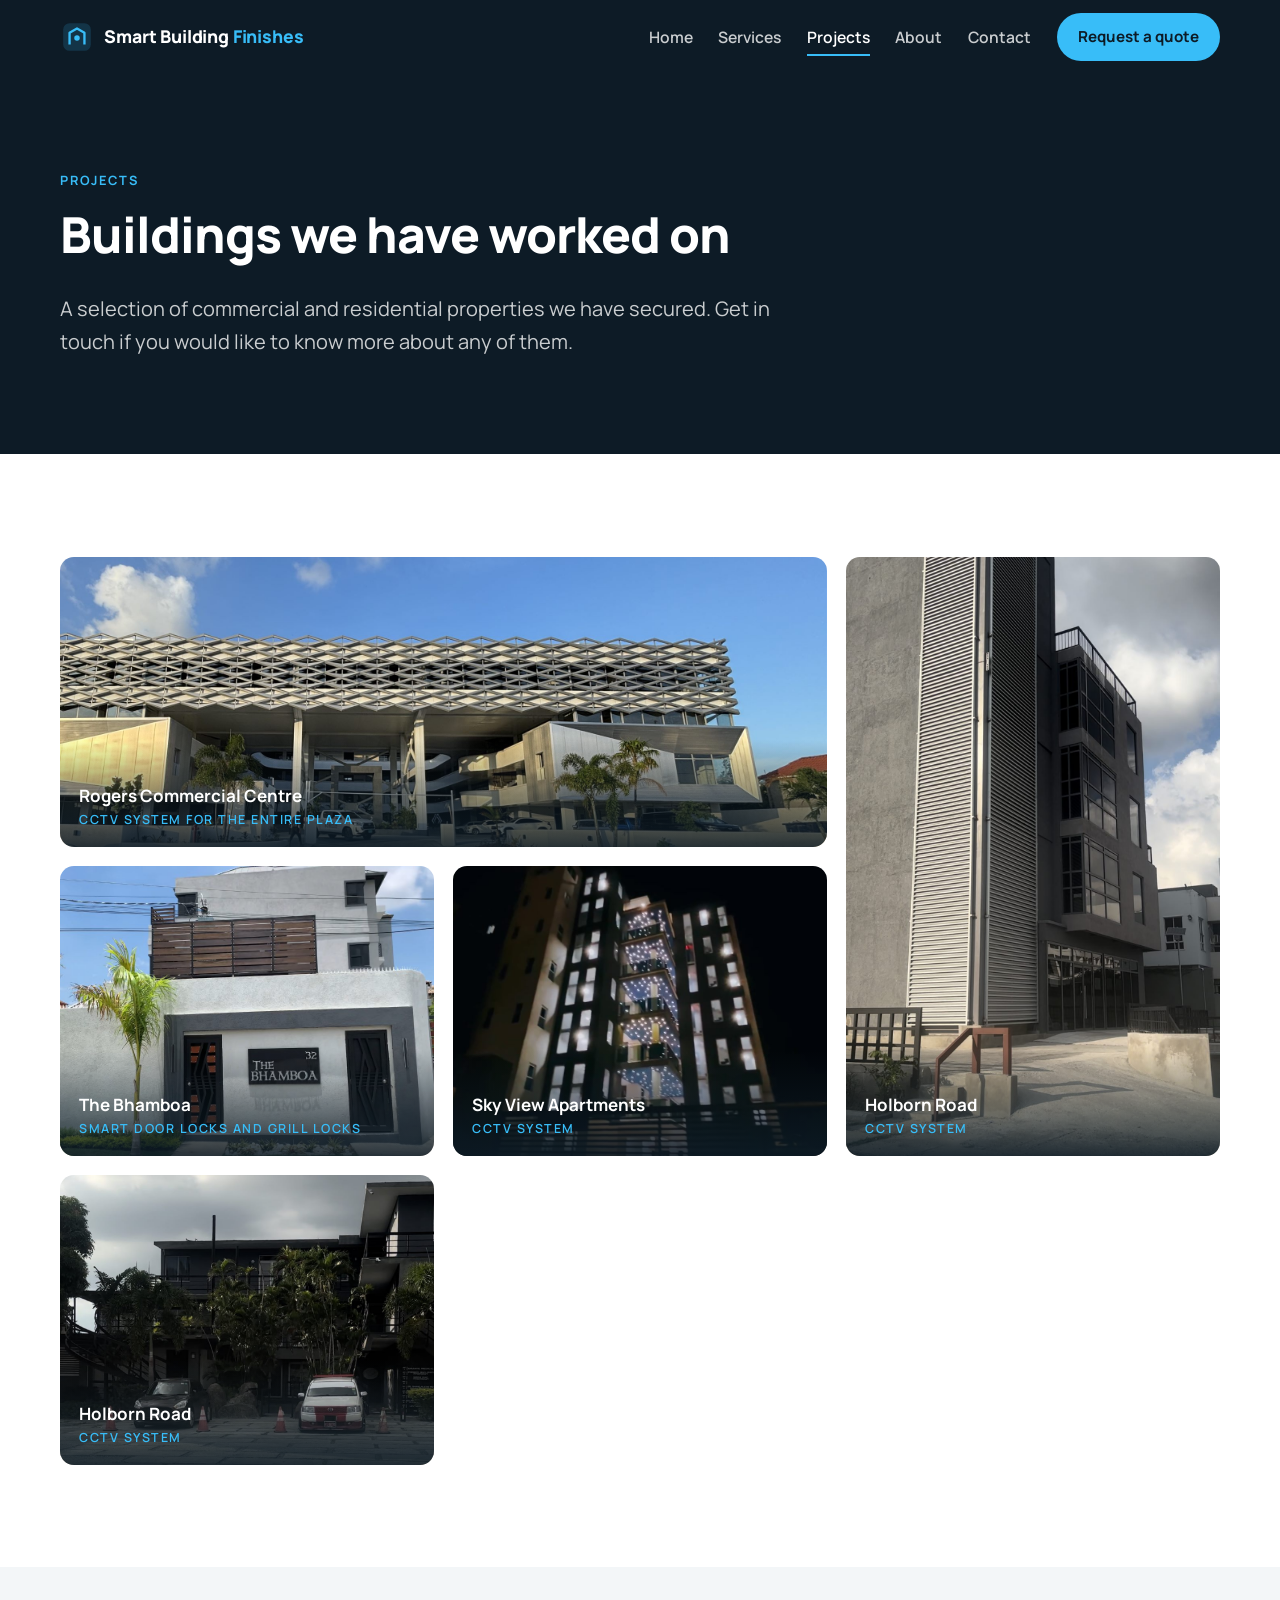
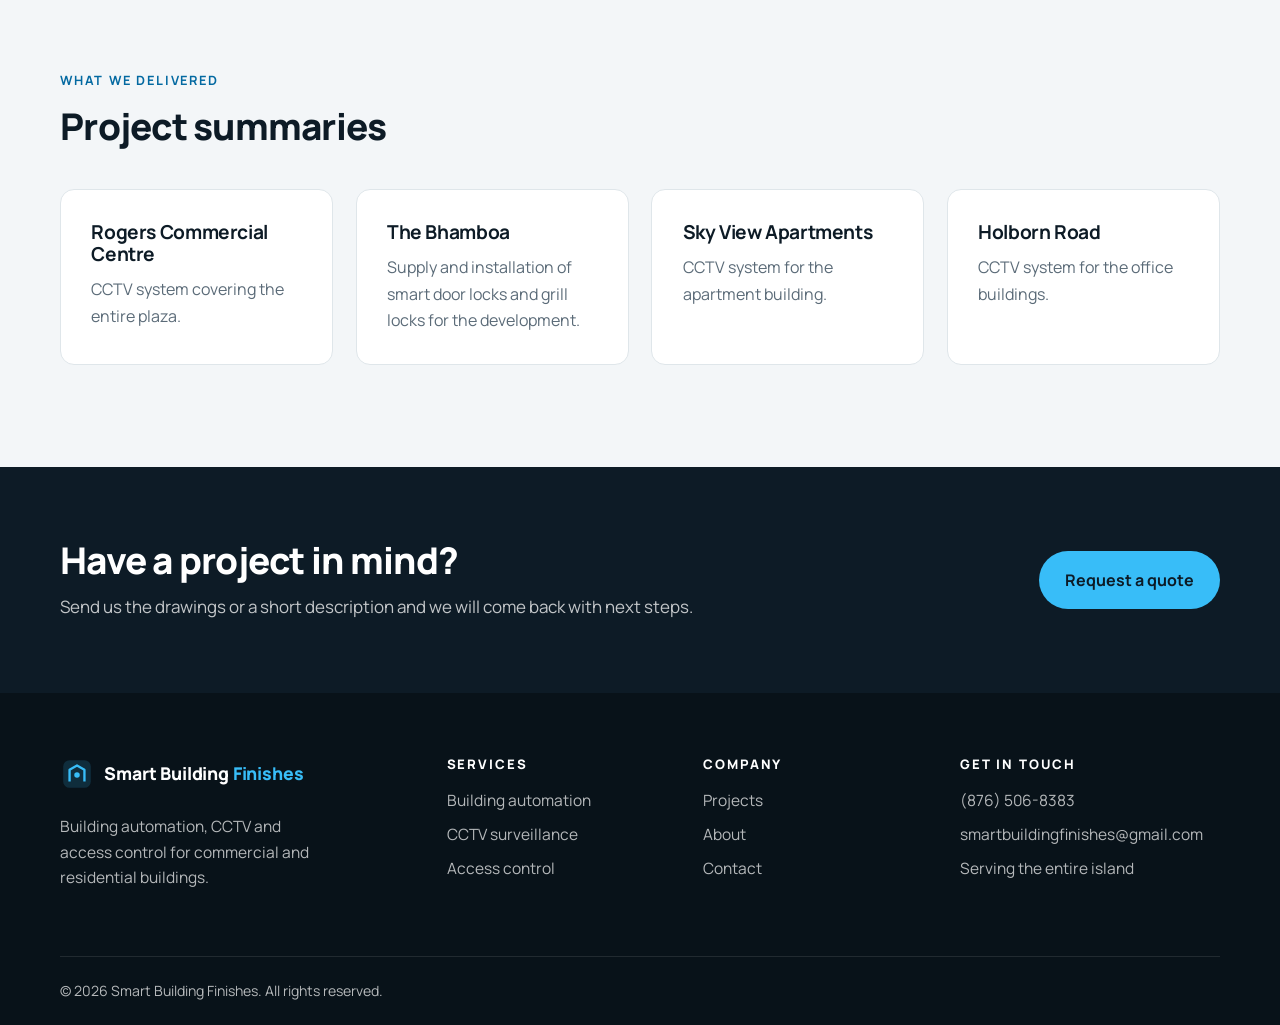
<file: projects.html>
<!doctype html>
<html lang="en">
<head>
  <script async src="https://www.googletagmanager.com/gtag/js?id=AW-18497094392"></script>
  <script>
    window.dataLayer = window.dataLayer || [];
    function gtag(){dataLayer.push(arguments);}
    gtag('js', new Date());
    gtag('config', 'AW-18497094392');
    window.conversionLabels = {"call": "AW-18497094392/YR_9CMHev5QdEPiFjfRE", "whatsapp": "AW-18497094392/YR_9CMHev5QdEPiFjfRE", "form": "AW-18497094392/YR_9CMHev5QdEPiFjfRE"};
  </script>
  <meta charset="utf-8">
  <meta name="viewport" content="width=device-width, initial-scale=1">
  <title>Projects | Smart Building Finishes</title>
  <meta name="description" content="CCTV and smart lock installations by Smart Building Finishes, including Rogers Commercial Centre, The Bhamboa, Sky View Apartments and Holborn Road.">
  <meta property="og:title" content="Projects | Smart Building Finishes">
  <meta property="og:description" content="CCTV and smart lock installations by Smart Building Finishes, including Rogers Commercial Centre, The Bhamboa, Sky View Apartments and Holborn Road.">
  <meta property="og:image" content="assets/img/project-commercial-complex.jpg">
  <meta name="theme-color" content="#0d1b26">
  <link rel="icon" href="assets/img/favicon.svg" type="image/svg+xml">
  <link rel="preconnect" href="https://fonts.googleapis.com">
  <link rel="preconnect" href="https://fonts.gstatic.com" crossorigin>
  <link href="https://fonts.googleapis.com/css2?family=Manrope:wght@400;500;600;700;800&display=swap" rel="stylesheet">
  <link rel="stylesheet" href="css/style.css">
</head>
<body>
  <a class="skip-link" href="#main">Skip to content</a>
  <header class="site-header">
    <div class="container header-inner">
      <a class="brand" href="index.html"><svg class="brand-mark" viewBox="0 0 32 32" aria-hidden="true"><rect x="3" y="3" width="26" height="26" rx="6" fill="currentColor" opacity=".16"/><path d="M9 23V12l7-4 7 4v11" fill="none" stroke="currentColor" stroke-width="2.2" stroke-linejoin="round"/><circle cx="16" cy="17" r="2.6" fill="currentColor"/></svg><span class="brand-name">Smart Building <b>Finishes</b></span></a>
      <button class="nav-toggle" aria-expanded="false" aria-controls="site-nav" aria-label="Menu">
        <span></span><span></span><span></span>
      </button>
      <nav id="site-nav" class="site-nav" aria-label="Main">
        <ul>
        <li><a href="index.html">Home</a></li>
        <li><a href="services.html">Services</a></li>
        <li><a href="projects.html" aria-current="page">Projects</a></li>
        <li><a href="about.html">About</a></li>
        <li><a href="contact.html">Contact</a></li>
        </ul>
        <a class="btn btn-accent nav-cta" href="contact.html">Request a quote</a>
      </nav>
    </div>
  </header>

  <main id="main">
    <section class="page-head">
      <div class="container">
        <p class="eyebrow">Projects</p>
        <h1>Buildings we have worked on</h1>
        <p class="lead">A selection of commercial and residential properties we have secured. Get in touch if you would like to know more about any of them.</p>
      </div>
    </section>

    <section class="section">
      <div class="container">
        <div class="gallery gallery-projects">
          <figure class="tile tile-wide">
            <img src="assets/img/project-commercial-complex.jpg" alt="Rogers Commercial Centre">
            <figcaption><strong>Rogers Commercial Centre</strong><small>CCTV system for the entire plaza</small></figcaption>
          </figure>
          <figure class="tile tile-tall">
            <img src="assets/img/project-office-block.jpg" alt="Office building on Holborn Road" loading="lazy">
            <figcaption><strong>Holborn Road</strong><small>CCTV system</small></figcaption>
          </figure>
          <figure class="tile">
            <img src="assets/img/project-bhamboa.jpg" alt="Gated entrance of The Bhamboa" loading="lazy">
            <figcaption><strong>The Bhamboa</strong><small>Smart door locks and grill locks</small></figcaption>
          </figure>
          <figure class="tile">
            <img src="assets/img/project-residential-tower.jpg" alt="Sky View Apartments at night" loading="lazy">
            <figcaption><strong>Sky View Apartments</strong><small>CCTV system</small></figcaption>
          </figure>
          <figure class="tile">
            <img src="assets/img/project-courtyard-offices.jpg" alt="Courtyard and car park at Holborn Road" loading="lazy">
            <figcaption><strong>Holborn Road</strong><small>CCTV system</small></figcaption>
          </figure>
        </div>
      </div>
    </section>

    <section class="section section-tint">
      <div class="container">
        <div class="section-head">
          <p class="eyebrow">What we delivered</p>
          <h2>Project summaries</h2>
        </div>
        <div class="cards">
          <article class="card">
            <h3>Rogers Commercial Centre</h3>
            <p>CCTV system covering the entire plaza.</p>
          </article>
          <article class="card">
            <h3>The Bhamboa</h3>
            <p>Supply and installation of smart door locks and grill locks for the development.</p>
          </article>
          <article class="card">
            <h3>Sky View Apartments</h3>
            <p>CCTV system for the apartment building.</p>
          </article>
          <article class="card">
            <h3>Holborn Road</h3>
            <p>CCTV system for the office buildings.</p>
          </article>
        </div>
      </div>
    </section>

    <section class="cta">
      <div class="container cta-inner">
        <div>
          <h2>Have a project in mind?</h2>
          <p>Send us the drawings or a short description and we will come back with next steps.</p>
        </div>
        <div class="actions">
          <a class="btn btn-accent" href="contact.html">Request a quote</a>
        </div>
      </div>
    </section>

  </main>

  <footer class="site-footer">
    <div class="container footer-grid">
      <div>
        <a class="brand" href="index.html"><svg class="brand-mark" viewBox="0 0 32 32" aria-hidden="true"><rect x="3" y="3" width="26" height="26" rx="6" fill="currentColor" opacity=".16"/><path d="M9 23V12l7-4 7 4v11" fill="none" stroke="currentColor" stroke-width="2.2" stroke-linejoin="round"/><circle cx="16" cy="17" r="2.6" fill="currentColor"/></svg><span class="brand-name">Smart Building <b>Finishes</b></span></a>
        <p class="footer-note">Building automation, CCTV and access control for commercial and residential buildings.</p>
      </div>
      <div>
        <h2>Services</h2>
        <ul>
          <li><a href="services.html#automation">Building automation</a></li>
          <li><a href="services.html#cctv">CCTV surveillance</a></li>
          <li><a href="services.html#access">Access control</a></li>
        </ul>
      </div>
      <div>
        <h2>Company</h2>
        <ul>
          <li><a href="projects.html">Projects</a></li>
          <li><a href="about.html">About</a></li>
          <li><a href="contact.html">Contact</a></li>
        </ul>
      </div>
      <div>
        <h2>Get in touch</h2>
        <ul>
          <li><a href="tel:+18765068383">(876) 506-8383</a></li>
          <li><a href="mailto:smartbuildingfinishes@gmail.com">smartbuildingfinishes@gmail.com</a></li>
          <li>Serving the entire island</li>
          
        </ul>
      </div>
    </div>
    <div class="container footer-bottom">
      <p>&copy; 2026 Smart Building Finishes. All rights reserved.</p>
    </div>
  </footer>
  <script src="js/main.js" defer></script>
</body>
</html>
</file>
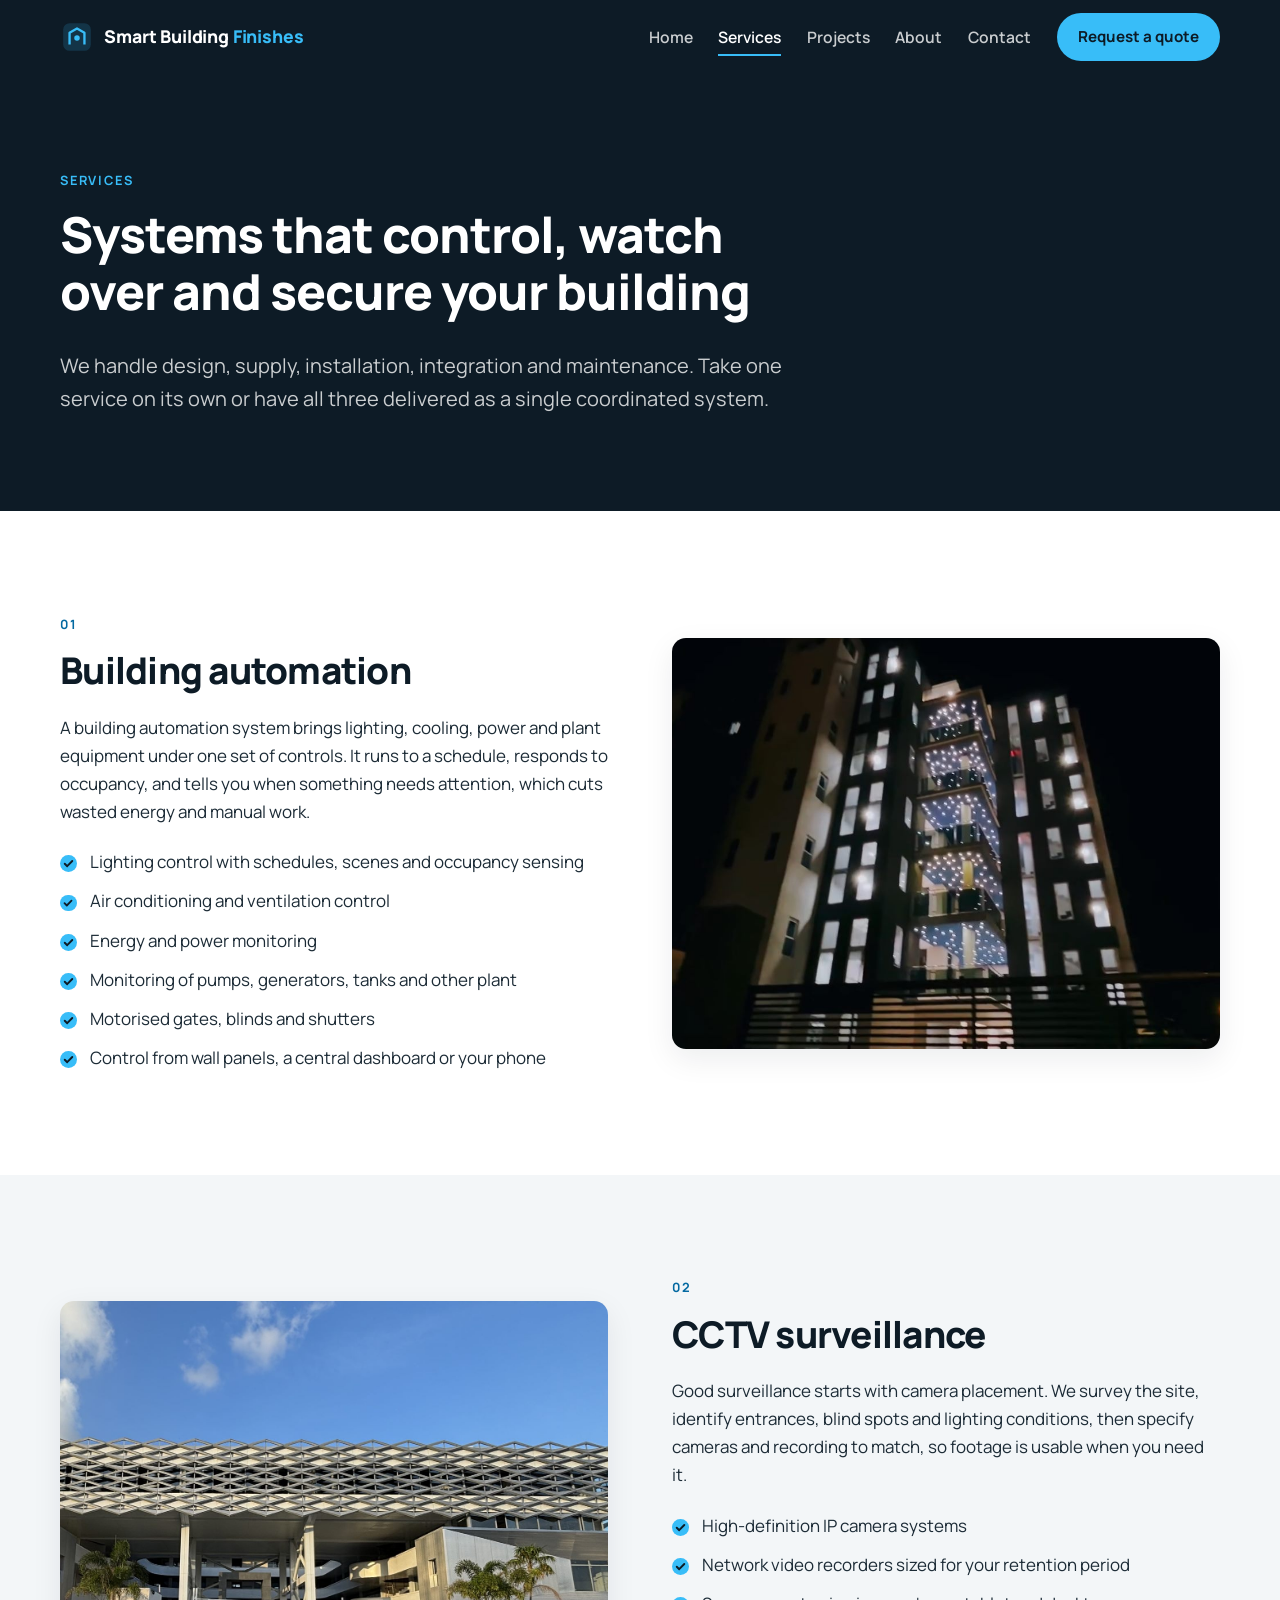
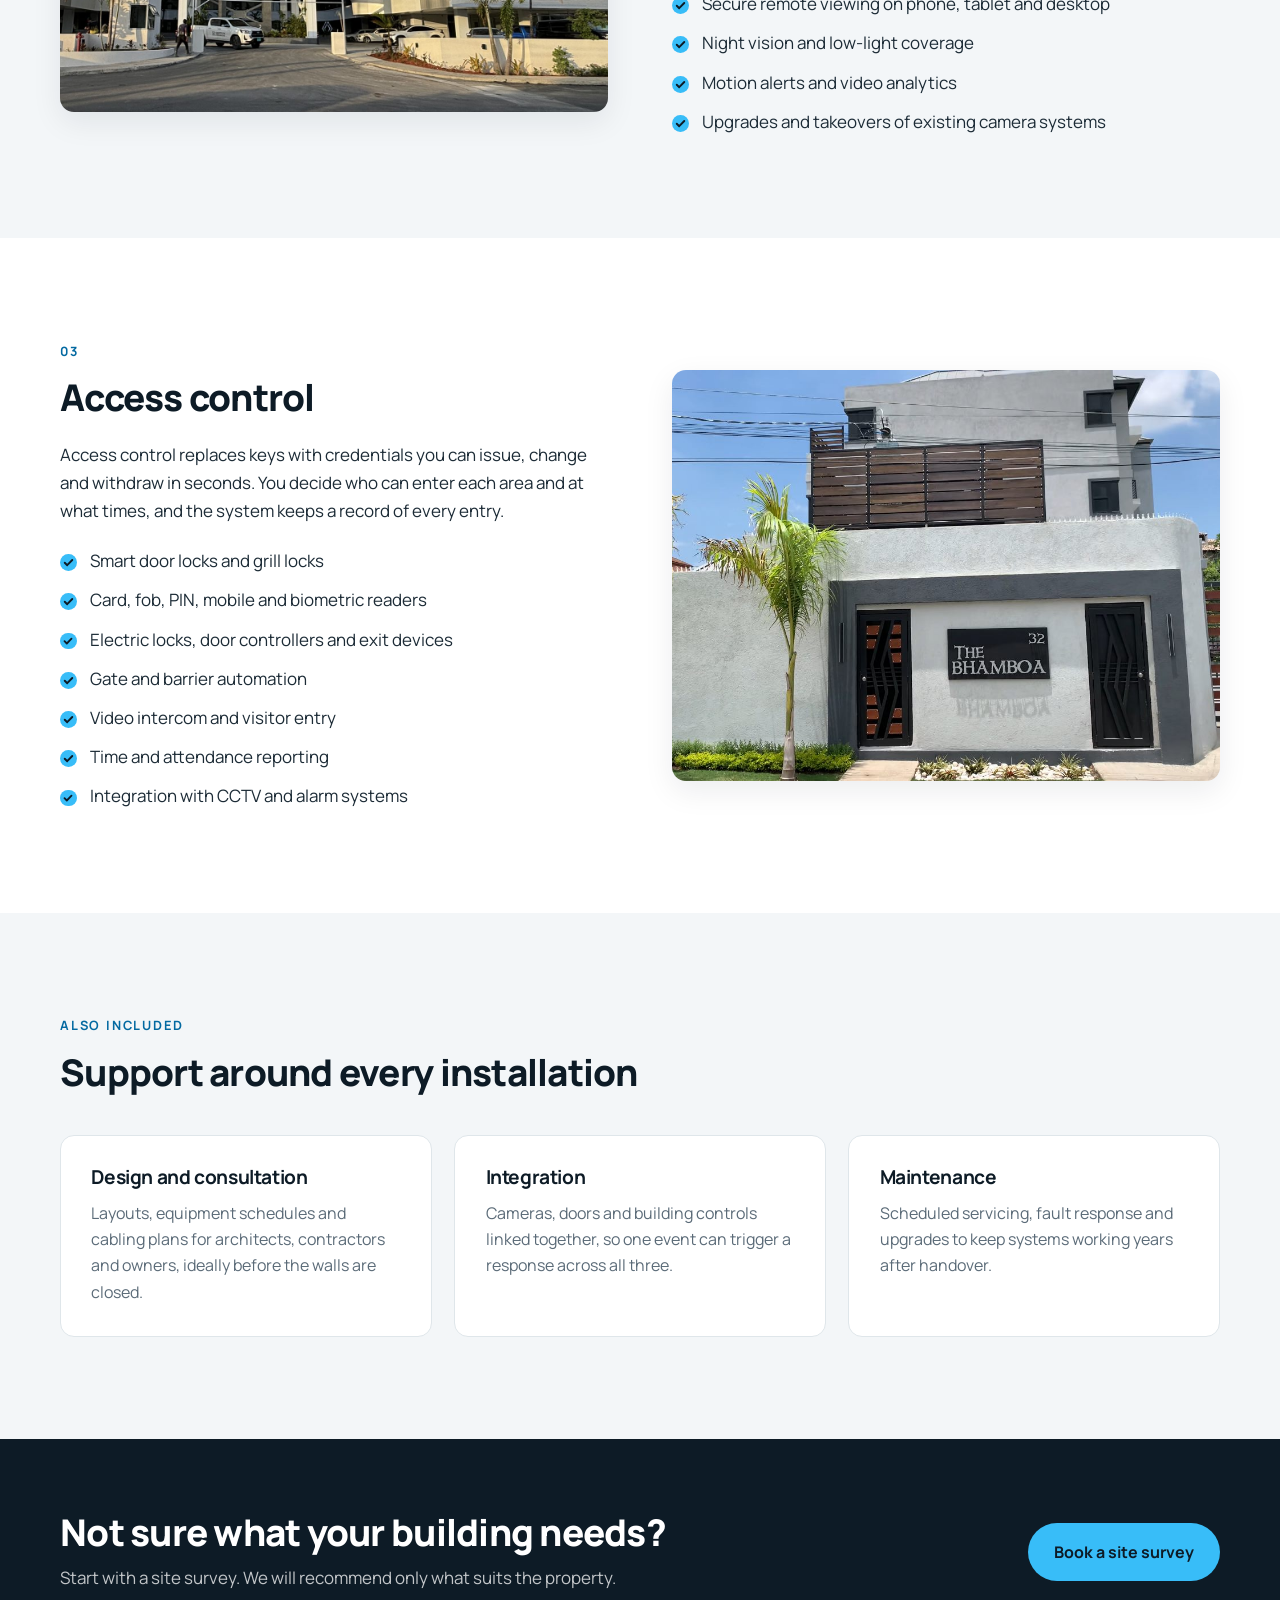
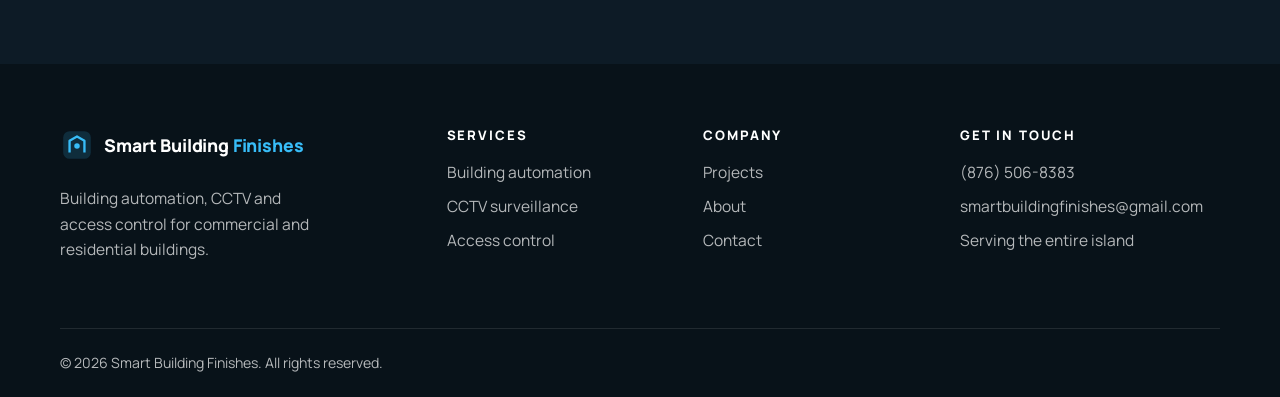
<file: services.html>
<!doctype html>
<html lang="en">
<head>
  <script async src="https://www.googletagmanager.com/gtag/js?id=AW-18497094392"></script>
  <script>
    window.dataLayer = window.dataLayer || [];
    function gtag(){dataLayer.push(arguments);}
    gtag('js', new Date());
    gtag('config', 'AW-18497094392');
    window.conversionLabels = {"call": "AW-18497094392/YR_9CMHev5QdEPiFjfRE", "whatsapp": "AW-18497094392/YR_9CMHev5QdEPiFjfRE", "form": "AW-18497094392/YR_9CMHev5QdEPiFjfRE"};
  </script>
  <meta charset="utf-8">
  <meta name="viewport" content="width=device-width, initial-scale=1">
  <title>Services | Smart Building Finishes</title>
  <meta name="description" content="Building automation, CCTV surveillance and access control: design, installation, integration and maintenance.">
  <meta property="og:title" content="Services | Smart Building Finishes">
  <meta property="og:description" content="Building automation, CCTV surveillance and access control: design, installation, integration and maintenance.">
  <meta property="og:image" content="assets/img/project-commercial-complex.jpg">
  <meta name="theme-color" content="#0d1b26">
  <link rel="icon" href="assets/img/favicon.svg" type="image/svg+xml">
  <link rel="preconnect" href="https://fonts.googleapis.com">
  <link rel="preconnect" href="https://fonts.gstatic.com" crossorigin>
  <link href="https://fonts.googleapis.com/css2?family=Manrope:wght@400;500;600;700;800&display=swap" rel="stylesheet">
  <link rel="stylesheet" href="css/style.css">
</head>
<body>
  <a class="skip-link" href="#main">Skip to content</a>
  <header class="site-header">
    <div class="container header-inner">
      <a class="brand" href="index.html"><svg class="brand-mark" viewBox="0 0 32 32" aria-hidden="true"><rect x="3" y="3" width="26" height="26" rx="6" fill="currentColor" opacity=".16"/><path d="M9 23V12l7-4 7 4v11" fill="none" stroke="currentColor" stroke-width="2.2" stroke-linejoin="round"/><circle cx="16" cy="17" r="2.6" fill="currentColor"/></svg><span class="brand-name">Smart Building <b>Finishes</b></span></a>
      <button class="nav-toggle" aria-expanded="false" aria-controls="site-nav" aria-label="Menu">
        <span></span><span></span><span></span>
      </button>
      <nav id="site-nav" class="site-nav" aria-label="Main">
        <ul>
        <li><a href="index.html">Home</a></li>
        <li><a href="services.html" aria-current="page">Services</a></li>
        <li><a href="projects.html">Projects</a></li>
        <li><a href="about.html">About</a></li>
        <li><a href="contact.html">Contact</a></li>
        </ul>
        <a class="btn btn-accent nav-cta" href="contact.html">Request a quote</a>
      </nav>
    </div>
  </header>

  <main id="main">
    <section class="page-head">
      <div class="container">
        <p class="eyebrow">Services</p>
        <h1>Systems that control, watch over and secure your building</h1>
        <p class="lead">We handle design, supply, installation, integration and maintenance. Take one service on its own or have all three delivered as a single coordinated system.</p>
      </div>
    </section>

    <section class="section" id="automation">
      <div class="container split">
        <div>
          <p class="eyebrow">01</p>
          <h2>Building automation</h2>
          <p>A building automation system brings lighting, cooling, power and plant equipment under one set of controls. It runs to a schedule, responds to occupancy, and tells you when something needs attention, which cuts wasted energy and manual work.</p>
          <ul class="checks">
            <li>Lighting control with schedules, scenes and occupancy sensing</li>
            <li>Air conditioning and ventilation control</li>
            <li>Energy and power monitoring</li>
            <li>Monitoring of pumps, generators, tanks and other plant</li>
            <li>Motorised gates, blinds and shutters</li>
            <li>Control from wall panels, a central dashboard or your phone</li>
          </ul>
        </div>
        <img class="figure" src="assets/img/project-residential-tower.jpg" alt="Sky View Apartments at night" loading="lazy">
      </div>
    </section>

    <section class="section section-tint" id="cctv">
      <div class="container split split-reverse">
        <div>
          <p class="eyebrow">02</p>
          <h2>CCTV surveillance</h2>
          <p>Good surveillance starts with camera placement. We survey the site, identify entrances, blind spots and lighting conditions, then specify cameras and recording to match, so footage is usable when you need it.</p>
          <ul class="checks">
            <li>High-definition IP camera systems</li>
            <li>Network video recorders sized for your retention period</li>
            <li>Secure remote viewing on phone, tablet and desktop</li>
            <li>Night vision and low-light coverage</li>
            <li>Motion alerts and video analytics</li>
            <li>Upgrades and takeovers of existing camera systems</li>
          </ul>
        </div>
        <img class="figure" src="assets/img/project-commercial-complex.jpg" alt="Rogers Commercial Centre, where we installed the CCTV system" loading="lazy">
      </div>
    </section>

    <section class="section" id="access">
      <div class="container split">
        <div>
          <p class="eyebrow">03</p>
          <h2>Access control</h2>
          <p>Access control replaces keys with credentials you can issue, change and withdraw in seconds. You decide who can enter each area and at what times, and the system keeps a record of every entry.</p>
          <ul class="checks">
            <li>Smart door locks and grill locks</li>
            <li>Card, fob, PIN, mobile and biometric readers</li>
            <li>Electric locks, door controllers and exit devices</li>
            <li>Gate and barrier automation</li>
            <li>Video intercom and visitor entry</li>
            <li>Time and attendance reporting</li>
            <li>Integration with CCTV and alarm systems</li>
          </ul>
        </div>
        <img class="figure" src="assets/img/project-bhamboa.jpg" alt="The Bhamboa, where we supplied and installed smart door locks and grill locks" loading="lazy">
      </div>
    </section>

    <section class="section section-tint">
      <div class="container">
        <div class="section-head">
          <p class="eyebrow">Also included</p>
          <h2>Support around every installation</h2>
        </div>
        <div class="cards">
          <article class="card">
            <h3>Design and consultation</h3>
            <p>Layouts, equipment schedules and cabling plans for architects, contractors and owners, ideally before the walls are closed.</p>
          </article>
          <article class="card">
            <h3>Integration</h3>
            <p>Cameras, doors and building controls linked together, so one event can trigger a response across all three.</p>
          </article>
          <article class="card">
            <h3>Maintenance</h3>
            <p>Scheduled servicing, fault response and upgrades to keep systems working years after handover.</p>
          </article>
        </div>
      </div>
    </section>

    <section class="cta">
      <div class="container cta-inner">
        <div>
          <h2>Not sure what your building needs?</h2>
          <p>Start with a site survey. We will recommend only what suits the property.</p>
        </div>
        <div class="actions">
          <a class="btn btn-accent" href="contact.html">Book a site survey</a>
        </div>
      </div>
    </section>

  </main>

  <footer class="site-footer">
    <div class="container footer-grid">
      <div>
        <a class="brand" href="index.html"><svg class="brand-mark" viewBox="0 0 32 32" aria-hidden="true"><rect x="3" y="3" width="26" height="26" rx="6" fill="currentColor" opacity=".16"/><path d="M9 23V12l7-4 7 4v11" fill="none" stroke="currentColor" stroke-width="2.2" stroke-linejoin="round"/><circle cx="16" cy="17" r="2.6" fill="currentColor"/></svg><span class="brand-name">Smart Building <b>Finishes</b></span></a>
        <p class="footer-note">Building automation, CCTV and access control for commercial and residential buildings.</p>
      </div>
      <div>
        <h2>Services</h2>
        <ul>
          <li><a href="services.html#automation">Building automation</a></li>
          <li><a href="services.html#cctv">CCTV surveillance</a></li>
          <li><a href="services.html#access">Access control</a></li>
        </ul>
      </div>
      <div>
        <h2>Company</h2>
        <ul>
          <li><a href="projects.html">Projects</a></li>
          <li><a href="about.html">About</a></li>
          <li><a href="contact.html">Contact</a></li>
        </ul>
      </div>
      <div>
        <h2>Get in touch</h2>
        <ul>
          <li><a href="tel:+18765068383">(876) 506-8383</a></li>
          <li><a href="mailto:smartbuildingfinishes@gmail.com">smartbuildingfinishes@gmail.com</a></li>
          <li>Serving the entire island</li>
          
        </ul>
      </div>
    </div>
    <div class="container footer-bottom">
      <p>&copy; 2026 Smart Building Finishes. All rights reserved.</p>
    </div>
  </footer>
  <script src="js/main.js" defer></script>
</body>
</html>
</file>
<file: css/style.css>
/* Brand colours: change these to restyle the whole site. */
:root {
  --ink: #0d1b26;
  --ink-soft: #16293a;
  --accent: #38bdf8;
  --accent-dark: #0369a1;
  --text: #1c2b36;
  --muted: #5b6b78;
  --line: #dfe6ea;
  --tint: #f3f6f8;
  --white: #fff;
  --radius: 14px;
  --shadow: 0 10px 30px rgba(13, 27, 38, .08);
  --font: "Manrope", system-ui, -apple-system, "Segoe UI", Roboto, sans-serif;
}

*, *::before, *::after { box-sizing: border-box; }
html { scroll-behavior: smooth; scroll-padding-top: 90px; }
body {
  margin: 0;
  font-family: var(--font);
  font-size: 1.0625rem;
  line-height: 1.65;
  color: var(--text);
  background: var(--white);
  -webkit-font-smoothing: antialiased;
}
img { max-width: 100%; display: block; }
a { color: inherit; }
h1, h2, h3 { line-height: 1.15; margin: 0 0 .6em; color: var(--ink); letter-spacing: -.02em; }
h1 { font-size: clamp(2.1rem, 5vw, 3.6rem); font-weight: 800; }
h2 { font-size: clamp(1.6rem, 3.2vw, 2.3rem); font-weight: 800; }
h3 { font-size: 1.2rem; font-weight: 700; }
p { margin: 0 0 1.1em; }

.container { width: min(1160px, 100% - 2.5rem); margin-inline: auto; }
.center { text-align: center; margin-top: 2.5rem; }
.skip-link { position: absolute; left: -999px; top: 0; background: var(--accent); color: var(--ink); padding: .6rem 1rem; z-index: 100; }
.skip-link:focus { left: 0; }
:focus-visible { outline: 3px solid var(--accent); outline-offset: 3px; }

.eyebrow {
  font-size: .8rem; font-weight: 700; letter-spacing: .14em; text-transform: uppercase;
  color: var(--accent-dark); margin-bottom: .9rem;
}
.lead { font-size: clamp(1.05rem, 1.6vw, 1.25rem); color: var(--muted); max-width: 62ch; }

/* Buttons */
.btn {
  display: inline-flex; align-items: center; justify-content: center;
  padding: .85rem 1.5rem; border-radius: 999px; border: 2px solid transparent;
  font: inherit; font-weight: 700; font-size: 1rem; text-decoration: none; cursor: pointer;
  transition: background .2s, color .2s, border-color .2s, transform .2s;
}
.btn:hover { transform: translateY(-1px); }
.btn-accent { background: var(--accent); color: var(--ink); }
.btn-accent:hover { background: #7dd3fc; }
.btn-dark { background: var(--ink); color: var(--white); }
.btn-dark:hover { background: var(--ink-soft); }
.btn-ghost { border-color: rgba(255, 255, 255, .5); color: var(--white); }
.btn-ghost:hover { border-color: var(--white); background: rgba(255, 255, 255, .08); }
.actions { display: flex; flex-wrap: wrap; gap: .8rem; margin-top: 1.8rem; }

/* Header */
.site-header { position: sticky; top: 0; z-index: 50; background: var(--ink); color: var(--white); }
.header-inner { display: flex; align-items: center; justify-content: space-between; min-height: 74px; gap: 1rem; }
.brand { display: inline-flex; align-items: center; gap: .65rem; text-decoration: none; color: var(--white); font-weight: 800; font-size: 1.1rem; letter-spacing: -.01em; }
.brand-mark { width: 34px; height: 34px; color: var(--accent); flex: none; }
.brand-name b { color: var(--accent); font-weight: 800; }
.brand-logo { height: 44px; width: auto; }
.site-nav { display: flex; align-items: center; gap: 1.6rem; }
.site-nav ul { display: flex; gap: 1.6rem; list-style: none; margin: 0; padding: 0; }
.site-nav a:not(.btn) { text-decoration: none; font-weight: 600; font-size: .98rem; color: rgba(255, 255, 255, .78); padding: .4rem 0; border-bottom: 2px solid transparent; }
.site-nav a:not(.btn):hover { color: var(--white); }
.site-nav a[aria-current="page"] { color: var(--white); border-color: var(--accent); }
.nav-cta { padding: .6rem 1.2rem; font-size: .95rem; }
.nav-toggle { display: none; width: 44px; height: 44px; background: none; border: 0; padding: 10px; cursor: pointer; }
.nav-toggle span { display: block; height: 2px; background: var(--white); margin: 5px 0; border-radius: 2px; transition: transform .2s, opacity .2s; }

/* Hero */
.hero { position: relative; color: var(--white); background: var(--ink); isolation: isolate; }
.hero-bg { position: absolute; inset: 0; width: 100%; height: 100%; object-fit: cover; z-index: -2; }
.hero::after {
  content: ""; position: absolute; inset: 0; z-index: -1;
  background: linear-gradient(100deg, rgba(13, 27, 38, .94) 0%, rgba(13, 27, 38, .78) 48%, rgba(13, 27, 38, .35) 100%);
}
.hero-inner { padding: clamp(5rem, 13vw, 9.5rem) 0; }
.hero h1 { color: var(--white); max-width: 17ch; }
.hero .eyebrow { color: var(--accent); }
.hero .lead { color: rgba(255, 255, 255, .82); }

.page-head { background: var(--ink); color: var(--white); padding: clamp(3.5rem, 8vw, 6rem) 0; }
.page-head h1 { color: var(--white); max-width: 22ch; font-size: clamp(2rem, 4.4vw, 3.1rem); }
.page-head .eyebrow { color: var(--accent); }
.page-head .lead { color: rgba(255, 255, 255, .78); margin-bottom: 0; }

/* Sections */
.section { padding: clamp(3.5rem, 8vw, 6.5rem) 0; }
.section-tint { background: var(--tint); }
.section-head { max-width: 720px; margin-bottom: 2.6rem; }
.section-head p:last-child { color: var(--muted); margin-bottom: 0; }

.cards { display: grid; grid-template-columns: repeat(auto-fit, minmax(250px, 1fr)); gap: 1.4rem; }
.card { background: var(--white); border: 1px solid var(--line); border-radius: var(--radius); padding: 1.9rem; display: flex; flex-direction: column; transition: box-shadow .25s, transform .25s; }
.card:hover { box-shadow: var(--shadow); transform: translateY(-3px); }
.card p { color: var(--muted); font-size: 1rem; }
.card p:last-child { margin-bottom: 0; }
.icon { width: 46px; height: 46px; padding: 10px; margin-bottom: 1.2rem; border-radius: 12px; background: rgba(56, 189, 248, .12); fill: none; stroke: var(--accent-dark); stroke-width: 1.7; stroke-linecap: round; stroke-linejoin: round; }
.more { margin-top: auto; font-weight: 700; color: var(--accent-dark); text-decoration: none; }
.more::after { content: " \2192"; }
.more:hover { text-decoration: underline; }

.split { display: grid; grid-template-columns: 1fr 1fr; gap: clamp(2rem, 5vw, 4.5rem); align-items: center; }
.split-reverse > :first-child { order: 2; }
.figure { width: 100%; aspect-ratio: 4 / 3; object-fit: cover; border-radius: var(--radius); box-shadow: var(--shadow); }

.checks { list-style: none; padding: 0; margin: 1.4rem 0 0; display: grid; gap: .7rem; }
.checks li { position: relative; padding-left: 1.9rem; }
.checks li::before {
  content: ""; position: absolute; left: 0; top: .42em; width: 1.05rem; height: 1.05rem; border-radius: 50%;
  background: var(--accent) url("data:image/svg+xml,%3Csvg xmlns='http://www.w3.org/2000/svg' viewBox='0 0 16 16'%3E%3Cpath d='M4.5 8.2l2.300 2.300 4.700-4.800' fill='none' stroke='%230d1b26' stroke-width='1.8' stroke-linecap='round' stroke-linejoin='round'/%3E%3C/svg%3E") center / contain no-repeat;
}

.steps { list-style: none; counter-reset: step; margin: 0; padding: 0; display: grid; gap: 1rem; }
.steps li { counter-increment: step; position: relative; background: var(--white); border: 1px solid var(--line); border-radius: var(--radius); padding: 1.3rem 1.4rem 1.3rem 4.4rem; }
.steps li::before { content: counter(step, decimal-leading-zero); position: absolute; left: 1.4rem; top: 1.25rem; font-weight: 800; font-size: 1.25rem; color: var(--accent-dark); }
.steps h3 { margin-bottom: .25em; font-size: 1.08rem; }
.steps p { margin: 0; color: var(--muted); font-size: .98rem; }

/* Gallery */
.gallery { display: grid; gap: 1.2rem; }
.gallery-home { grid-template-columns: repeat(3, 1fr); }
.gallery-projects { grid-template-columns: repeat(3, 1fr); grid-auto-rows: 290px; }
.tile { position: relative; margin: 0; overflow: hidden; border-radius: var(--radius); background: var(--ink); display: block; color: var(--white); text-decoration: none; }
.gallery-home .tile { aspect-ratio: 4 / 3; }
.tile img { width: 100%; height: 100%; object-fit: cover; transition: transform .5s; }
.tile:hover img { transform: scale(1.04); }
.tile span, .tile figcaption {
  position: absolute; inset: auto 0 0 0; padding: 2.6rem 1.2rem 1rem;
  background: linear-gradient(transparent, rgba(13, 27, 38, .88)); font-weight: 700;
}
.tile figcaption small { display: block; font-weight: 600; font-size: .78rem; letter-spacing: .12em; text-transform: uppercase; color: var(--accent); }
.tile-wide { grid-column: span 2; }
.tile-tall { grid-row: span 2; }

/* Call to action */
.cta { background: var(--ink); color: var(--white); padding: clamp(3rem, 6vw, 4.5rem) 0; }
.cta-inner { display: flex; flex-wrap: wrap; align-items: center; justify-content: space-between; gap: 1.5rem; }
.cta h2 { color: var(--white); margin-bottom: .3em; }
.cta p { margin: 0; color: rgba(255, 255, 255, .75); }
.cta .actions { margin-top: 0; }

/* Contact */
.contact-grid { display: grid; grid-template-columns: 1.5fr 1fr; gap: clamp(2rem, 5vw, 4rem); align-items: start; }
.form { display: grid; gap: 1.2rem; }
.field { display: grid; gap: .4rem; }
.field-row { display: grid; grid-template-columns: 1fr 1fr; gap: 1.2rem; }
label { font-weight: 700; font-size: .95rem; color: var(--ink); }
input, select, textarea {
  width: 100%; font: inherit; color: var(--text); background: var(--white);
  border: 1.5px solid var(--line); border-radius: 10px; padding: .8rem .95rem;
}
input:focus, select:focus, textarea:focus { outline: none; border-color: var(--accent); box-shadow: 0 0 0 4px rgba(56, 189, 248, .18); }
.field.invalid input, .field.invalid textarea { border-color: #d64545; }
textarea { resize: vertical; }
.form .btn { justify-self: start; }
.form-status { margin: 0; font-weight: 600; min-height: 1.5em; }
.form-status.error { color: #b93030; }
.form-status.ok { color: var(--accent-dark); }
.contact-card { background: var(--tint); border-radius: var(--radius); padding: 2rem; }
.contact-card h2 { font-size: 1.35rem; }
.contact-card dl { margin: 0; }
.contact-card dt { font-size: .78rem; font-weight: 700; letter-spacing: .12em; text-transform: uppercase; color: var(--muted); margin-top: 1.2rem; }
.contact-card dd { margin: .15rem 0 0; font-weight: 600; }
.contact-card a { text-decoration: none; }
.contact-card a:hover { color: var(--accent-dark); }

/* Footer */
.site-footer { background: #081219; color: rgba(255, 255, 255, .7); padding-top: 4rem; font-size: .97rem; }
.footer-grid { display: grid; grid-template-columns: 1.6fr 1fr 1fr 1.2fr; gap: 2.5rem; }
.site-footer h2 { color: var(--white); font-size: .82rem; letter-spacing: .14em; text-transform: uppercase; margin-bottom: 1rem; }
.site-footer ul { list-style: none; margin: 0; padding: 0; display: grid; gap: .55rem; }
.site-footer a { text-decoration: none; }
.site-footer a:hover { color: var(--accent); }
.footer-note { margin-top: 1rem; max-width: 30ch; }
.footer-bottom { margin-top: 3rem; padding: 1.4rem 0; border-top: 1px solid rgba(255, 255, 255, .1); font-size: .88rem; }
.footer-bottom p { margin: 0; }

/* Scroll reveal */
.reveal { opacity: 0; transform: translateY(18px); transition: opacity .6s ease, transform .6s ease; }
.reveal.in { opacity: 1; transform: none; }

@media (max-width: 900px) {
  .split, .contact-grid { grid-template-columns: 1fr; }
  .split-reverse > :first-child { order: 0; }
  .gallery-home, .gallery-projects { grid-template-columns: 1fr 1fr; }
  .gallery-home .tile:last-child { grid-column: span 2; aspect-ratio: 16 / 9; }
  .footer-grid { grid-template-columns: 1fr 1fr; }

  .nav-toggle { display: block; }
  .site-nav {
    position: absolute; left: 0; right: 0; top: 100%; background: var(--ink);
    flex-direction: column; align-items: stretch; gap: 1rem; padding: 1rem 1.25rem 1.5rem;
    border-top: 1px solid rgba(255, 255, 255, .1); display: none;
  }
  .site-nav.open { display: flex; }
  .site-nav ul { flex-direction: column; gap: .2rem; }
  .site-nav a:not(.btn) { display: block; padding: .7rem 0; border-bottom: 0; }
  .site-nav a[aria-current="page"] { color: var(--accent); }
  .nav-toggle[aria-expanded="true"] span:nth-child(1) { transform: translateY(7px) rotate(45deg); }
  .nav-toggle[aria-expanded="true"] span:nth-child(2) { opacity: 0; }
  .nav-toggle[aria-expanded="true"] span:nth-child(3) { transform: translateY(-7px) rotate(-45deg); }
}

@media (max-width: 600px) {
  .gallery-home, .gallery-projects { grid-template-columns: 1fr; }
  .gallery-home .tile:last-child, .tile-wide { grid-column: auto; }
  .gallery-projects { grid-auto-rows: 240px; }
  .field-row { grid-template-columns: 1fr; }
  .footer-grid { grid-template-columns: 1fr; gap: 2rem; }
  .brand-name { font-size: 1rem; }
}

@media (prefers-reduced-motion: reduce) {
  html { scroll-behavior: auto; }
  .reveal { opacity: 1; transform: none; transition: none; }
  .tile img, .btn, .card { transition: none; }
}
</file>
